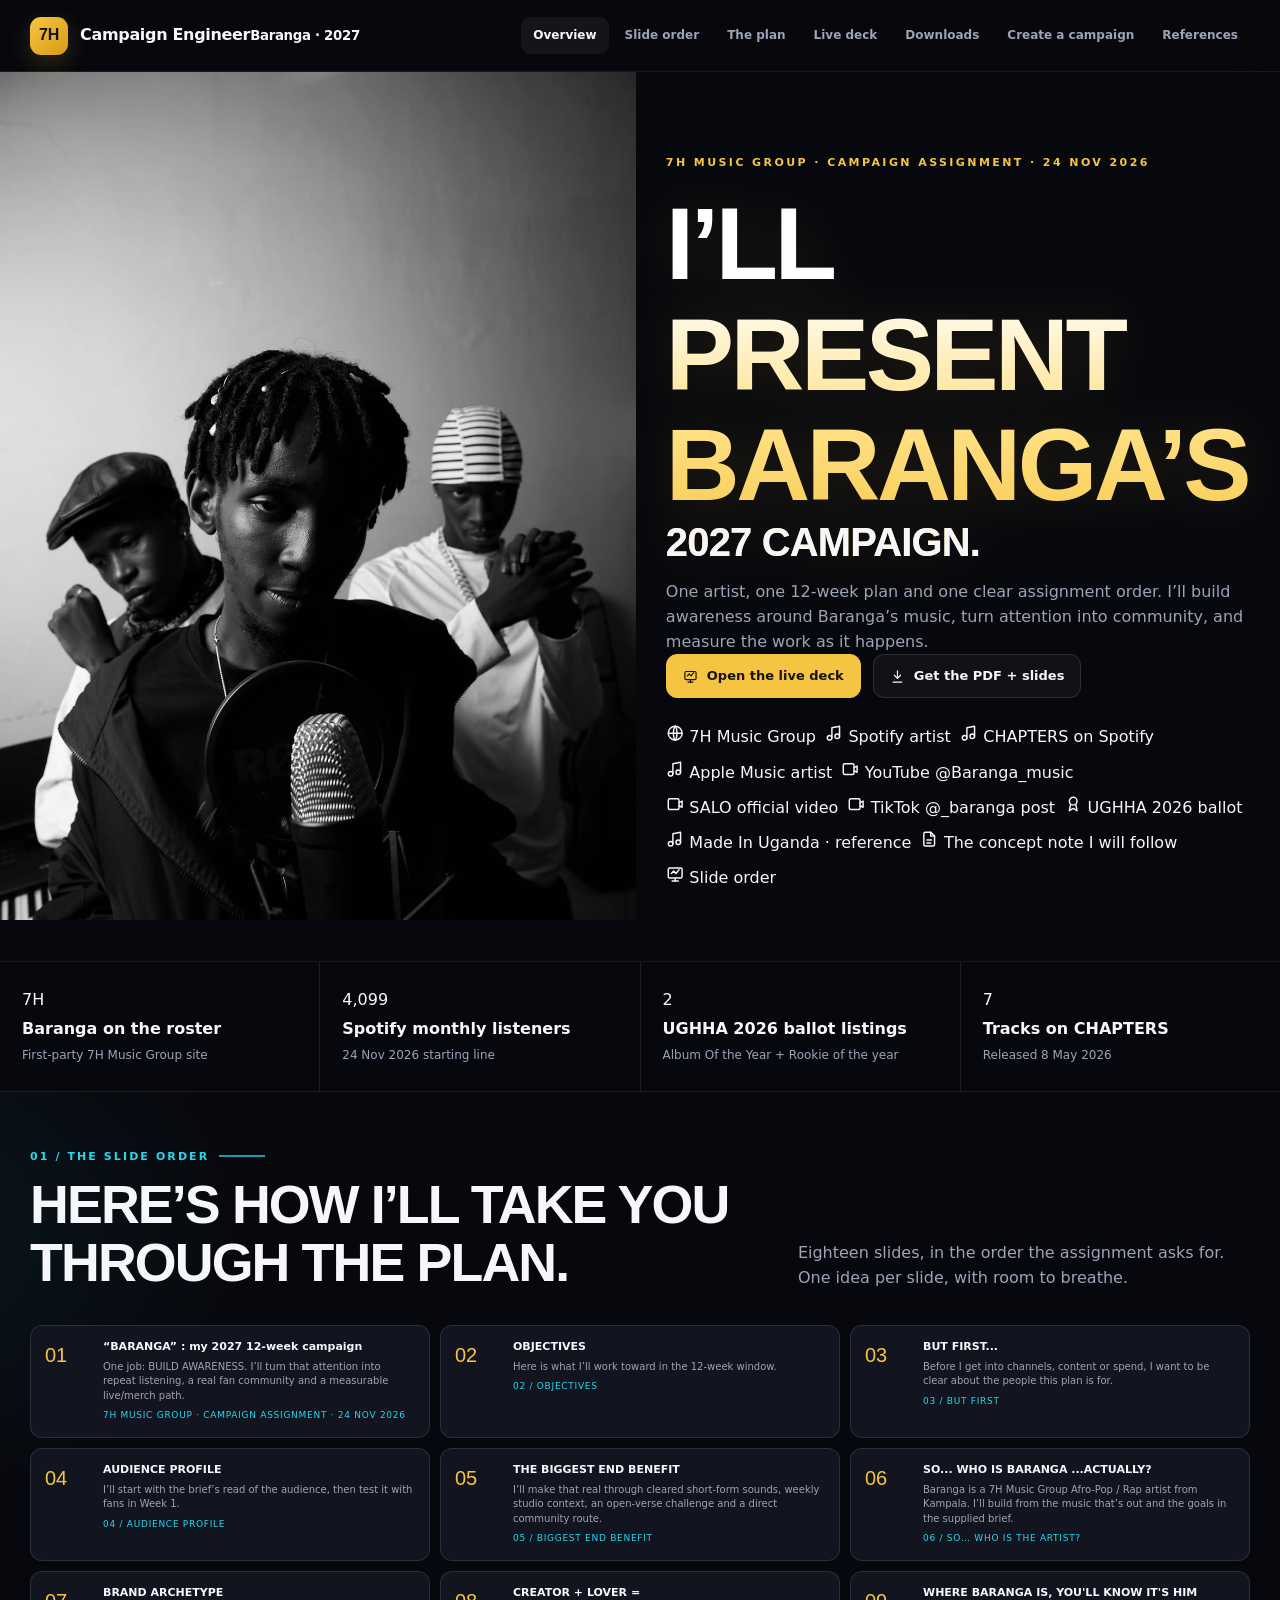
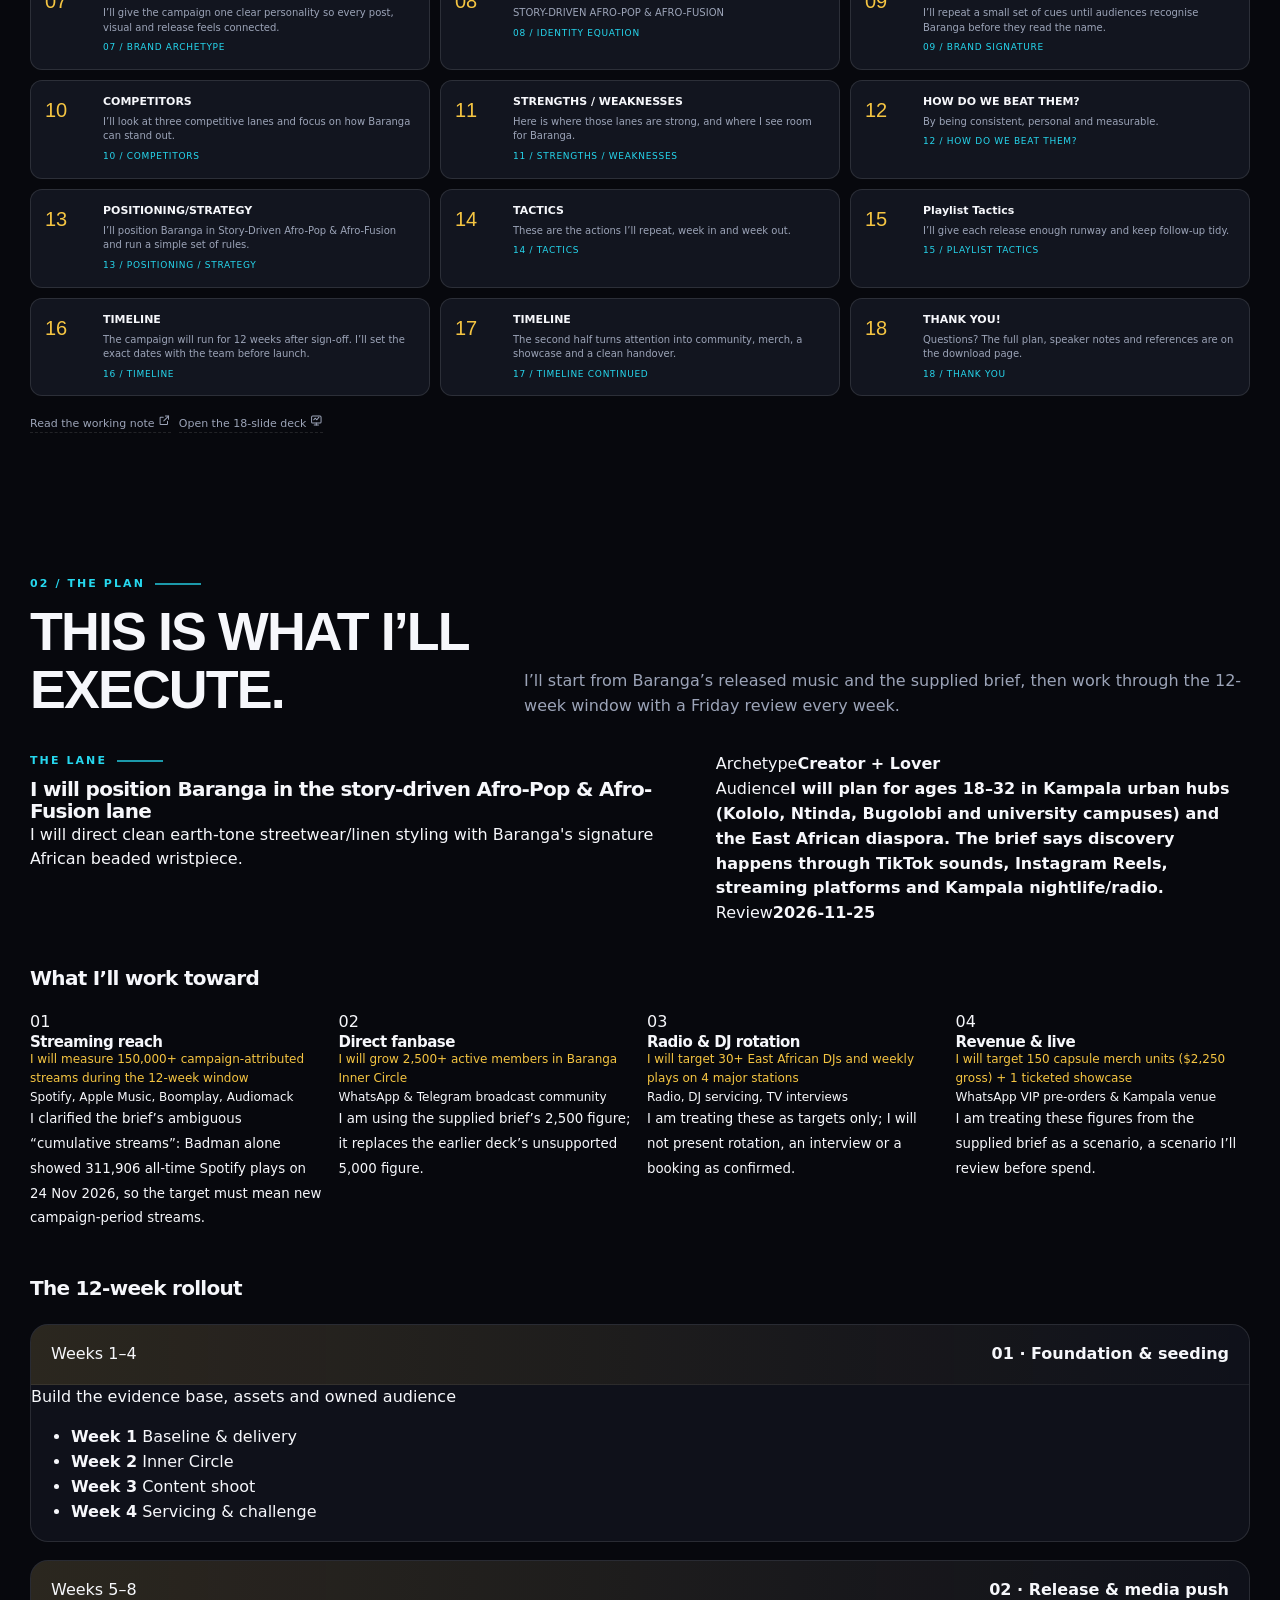
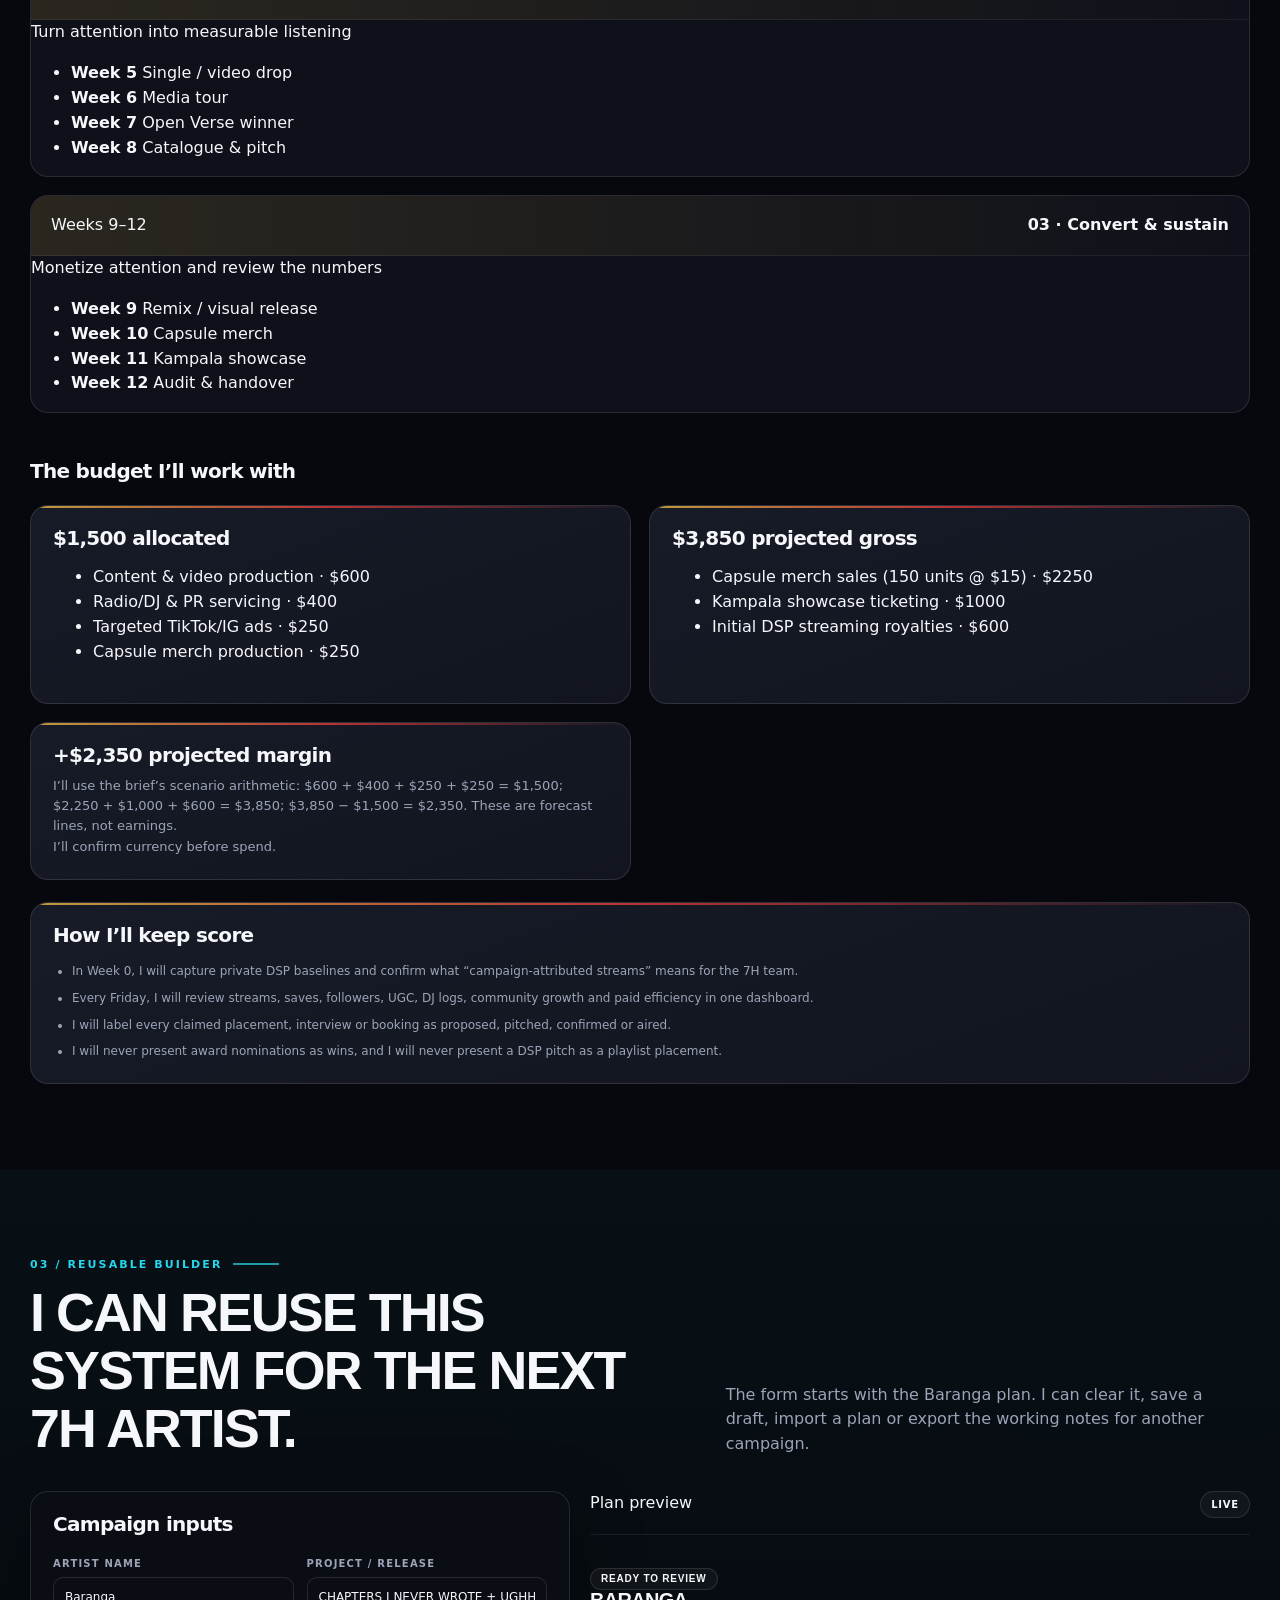
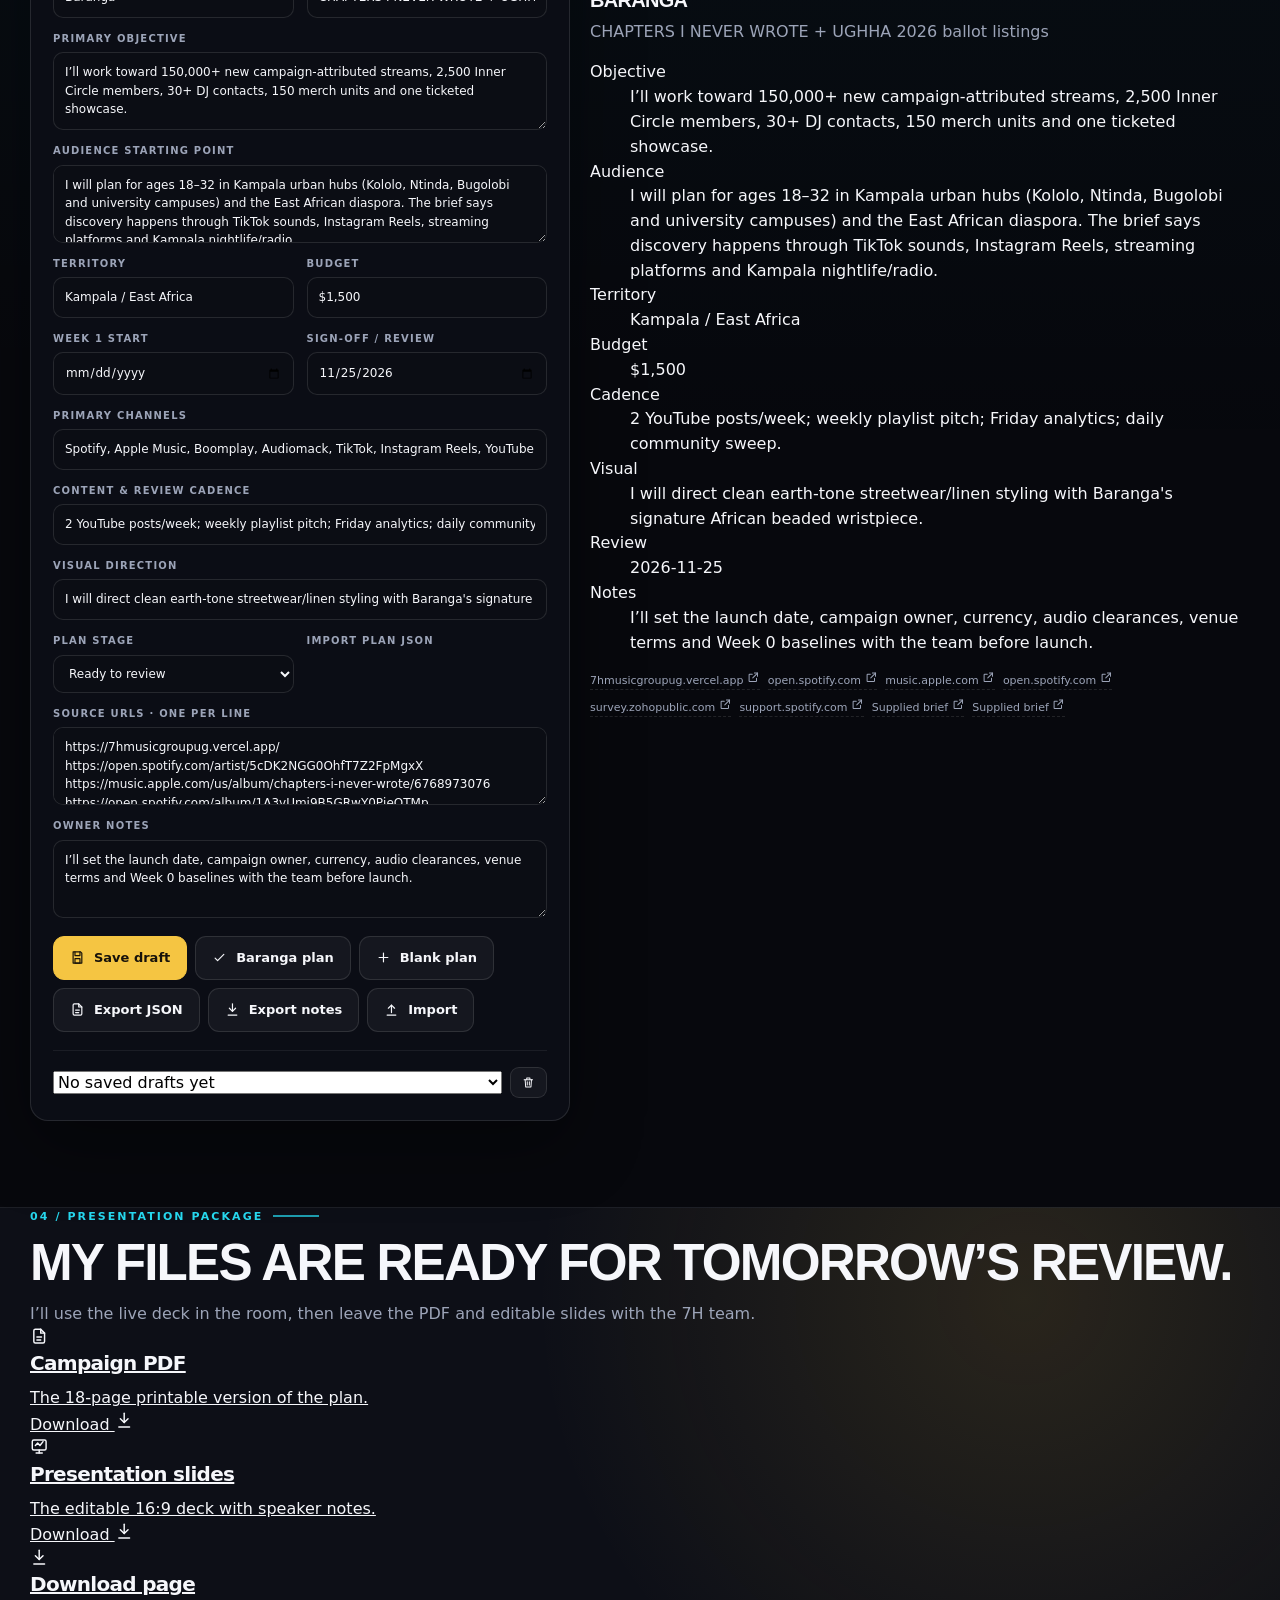
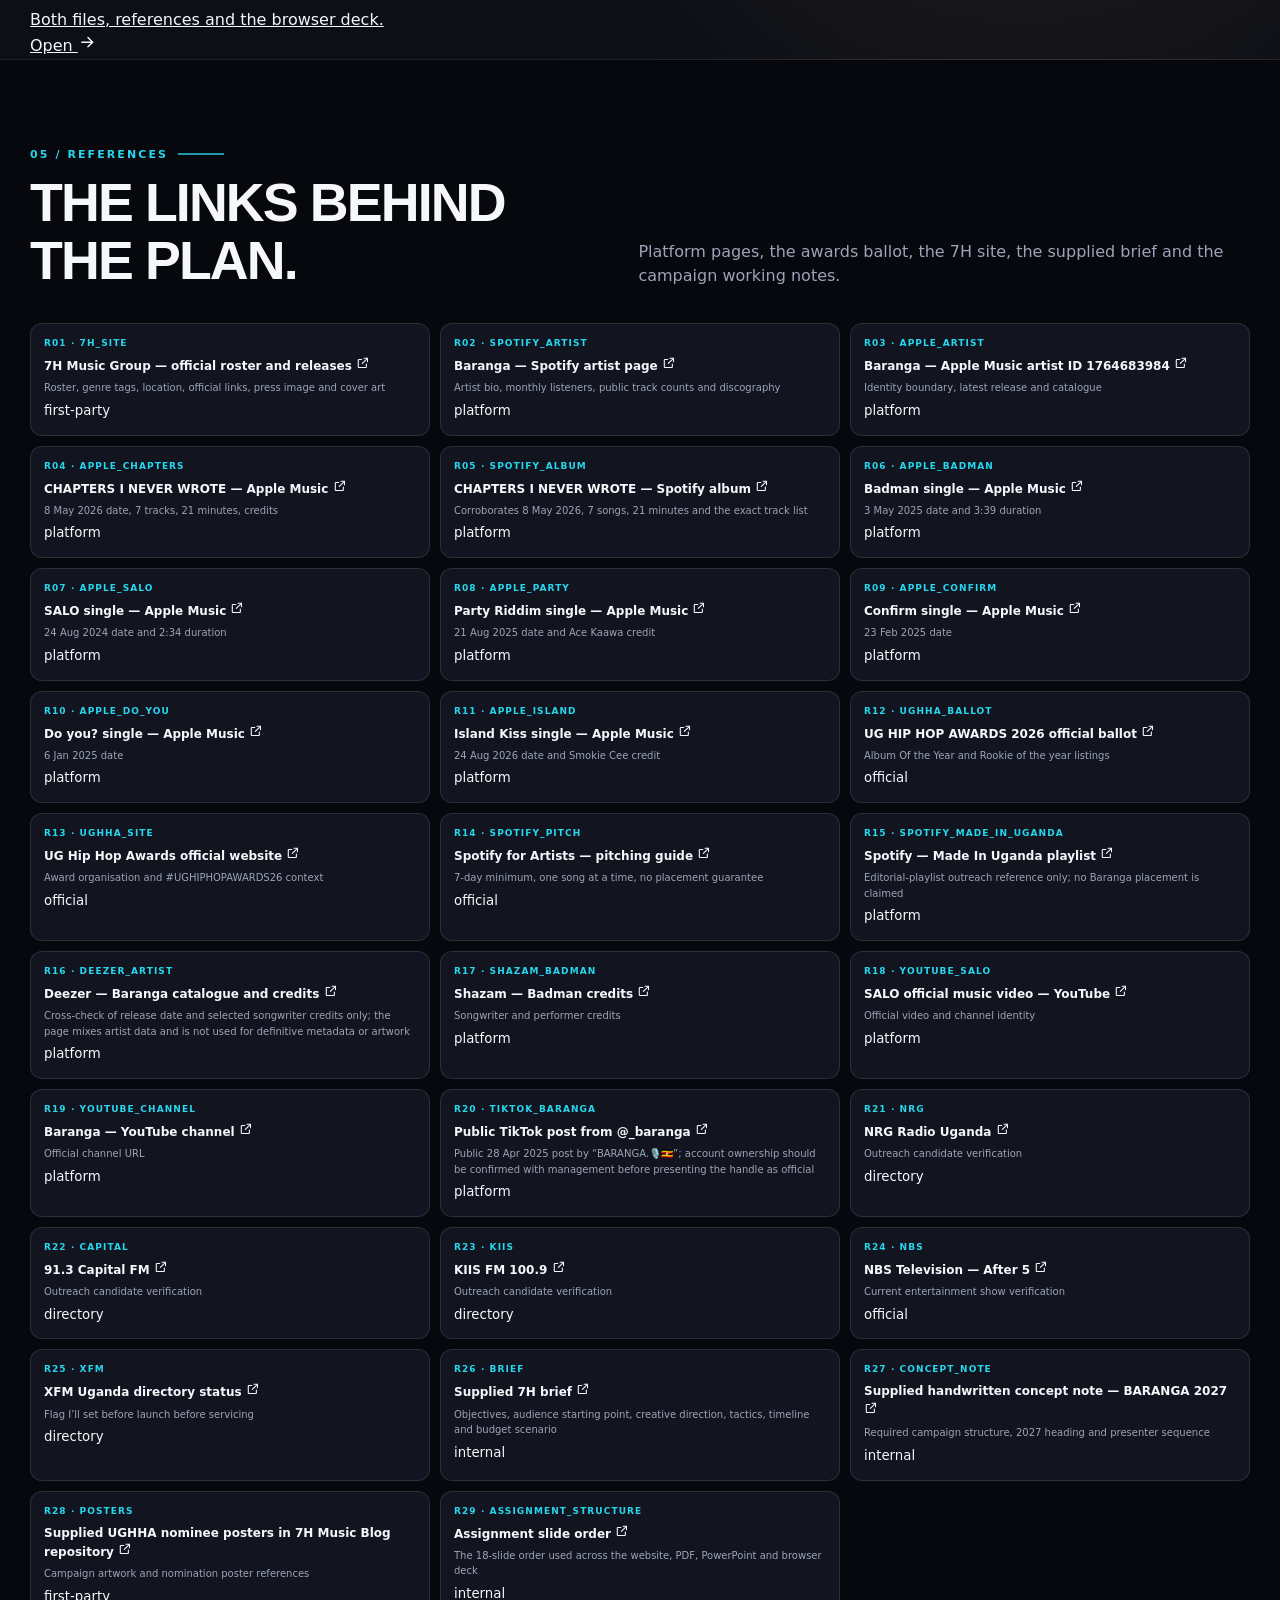
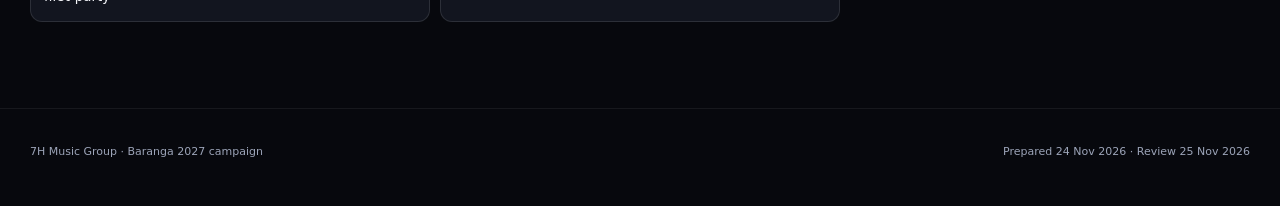
<file: index.html>
<!doctype html>
<html lang="en">
<head>
<meta charset="utf-8">
<meta name="viewport" content="width=device-width, initial-scale=1">
<title>7H Campaign Engineer — Baranga 2027</title>
<meta name="description" content="A 12-week 2027 campaign plan for Baranga and 7H Music Group, with a live deck, PDF and editable slides.">
<meta name="theme-color" content="#07080d">
<link rel="icon" href="data:image/svg+xml,<svg xmlns=%22http://www.w3.org/2000/svg%22 viewBox=%220 0 100 100%22><rect width=%22100%22 height=%22100%22 rx=%2222%22 fill=%22%23f5c542%22/><text x=%2250%22 y=%2268%22 text-anchor=%22middle%22 font-family=%22Arial Black%22 font-size=%2245%22 fill=%22%2317120a%22>7H</text></svg>">
<link rel="stylesheet" href="assets/css/site.css">
</head>
<body>
<a class="skip-link" href="#main">Skip to content</a>
<header class="site-header">
  <div class="container header-inner">
    <a class="brand" href="index.html"><span class="brand-mark">7H</span><span>Campaign Engineer<small>Baranga · 2027</small></span></a>
    <nav class="nav" aria-label="Primary navigation">
      <a class="active" href="index.html">Overview</a>
      <a href="#slide-order">Slide order</a>
      <a href="#plan">The plan</a>
      <a href="presentation.html">Live deck</a>
      <a href="download.html">Downloads</a>
      <a href="#builder">Create a campaign</a>
      <a href="#references">References</a>
    </nav>
    <button class="menu-toggle" type="button" aria-label="Open navigation"><svg class="icon"><use href="#i-menu"></use></svg></button>
  </div>
</header>

<main id="main">
  <section class="hero" id="overview">
    <div class="hero-media"><img src="assets/campaign/artist-baranga.jpg" alt="Baranga press photo"></div>
    <div class="hero-copy" style="padding-left:max(20px,calc((100vw - 1220px)/2));padding-right:32px">
      <div class="eyebrow">7H Music Group · Campaign assignment · 24 Nov 2026</div>
      <h1>I’ll present Baranga’s <span>2027 campaign.</span></h1>
      <p class="lede">One artist, one 12-week plan and one clear assignment order. I’ll build awareness around Baranga’s music, turn attention into community, and measure the work as it happens.</p>
      <div class="hero-actions">
        <a class="btn primary" href="presentation.html"><svg class="icon"><use href="#i-slides"></use></svg> Open the live deck</a>
        <a class="btn" href="download.html"><svg class="icon"><use href="#i-download"></use></svg> Get the PDF + slides</a>
      </div>
      <div class="hero-meta" id="official-links"></div>
    </div>
  </section>

  <section class="status-strip" aria-label="Where I’m starting">
    <div class="container" style="width:100%"><div class="status-grid" id="status-grid"></div></div>
  </section>

  <section class="section tight" id="slide-order">
    <div class="container">
      <div class="section-head">
        <div>
          <div class="section-kicker">01 / The slide order</div>
          <h2>Here’s how I’ll take you through the plan.</h2>
        </div>
        <p class="lede">Eighteen slides, in the order the assignment asks for. One idea per slide, with room to breathe.</p>
      </div>
      <div class="structure-grid" id="structure-grid"></div>
      <div class="source-line" style="margin-top:18px">
        <a href="RESEARCH.md#assignment-slide-order" target="_blank" rel="noopener">Read the working note <svg class="icon"><use href="#i-external"></use></svg></a>
        <a href="presentation.html">Open the 18-slide deck <svg class="icon"><use href="#i-slides"></use></svg></a>
      </div>
    </div>
  </section>

  <section class="section" id="plan">
    <div class="container">
      <div class="section-head">
        <div>
          <div class="section-kicker">02 / The plan</div>
          <h2>This is what I’ll execute.</h2>
        </div>
        <p class="lede">I’ll start from Baranga’s released music and the supplied brief, then work through the 12-week window with a Friday review every week.</p>
      </div>
      <div class="strategy-hero" id="strategy-hero"></div>

      <h3 style="margin:42px 0 0">What I’ll work toward</h3>
      <div class="objective-grid grid-4" id="objectives-grid"></div>

      <h3 style="margin:48px 0 0">The 12-week rollout</h3>
      <div class="timeline" id="timeline"></div>

      <h3 style="margin:48px 0 0">The budget I’ll work with</h3>
      <div class="budget-layout" id="budget-layout"></div>
      <div class="card" style="margin-top:22px">
        <h3>How I’ll keep score</h3>
        <ul class="measurement-list" id="measurement-list"></ul>
      </div>
    </div>
  </section>

  <section class="section builder-section" id="builder">
    <div class="container">
      <div class="section-head">
        <div>
          <div class="section-kicker">03 / Reusable builder</div>
          <h2>I can reuse this system for the next 7H artist.</h2>
        </div>
        <p class="lede">The form starts with the Baranga plan. I can clear it, save a draft, import a plan or export the working notes for another campaign.</p>
      </div>
      <div class="builder-layout">
        <form class="builder-panel" id="campaign-form">
          <h3>Campaign inputs</h3>
          <div class="form-grid">
            <div class="field"><label for="artistName">Artist name</label><input id="artistName" name="artistName" placeholder="Artist name"></div>
            <div class="field"><label for="project">Project / release</label><input id="project" name="project" placeholder="Release or campaign focus"></div>
            <div class="field full"><label for="objective">Primary objective</label><textarea id="objective" name="objective" placeholder="What I’ll work toward"></textarea></div>
            <div class="field full"><label for="audience">Audience starting point</label><textarea id="audience" name="audience" placeholder="Who, where, and how they discover music"></textarea></div>
            <div class="field"><label for="territory">Territory</label><input id="territory" name="territory" placeholder="e.g. Kampala / East Africa"></div>
            <div class="field"><label for="budget">Budget</label><input id="budget" name="budget" placeholder="Amount + currency"></div>
            <div class="field"><label for="startDate">Week 1 start</label><input id="startDate" name="startDate" type="date"></div>
            <div class="field"><label for="reviewDate">Sign-off / review</label><input id="reviewDate" name="reviewDate" type="date"></div>
            <div class="field full"><label for="channels">Primary channels</label><input id="channels" name="channels" placeholder="DSPs, social, community, radio, press"></div>
            <div class="field full"><label for="cadence">Content &amp; review cadence</label><input id="cadence" name="cadence" placeholder="Publishing, outreach and analytics rhythm"></div>
            <div class="field full"><label for="visual">Visual direction</label><input id="visual" name="visual" placeholder="Styling, photography and asset rules"></div>
            <div class="field">
              <label for="planStage">Plan stage</label>
              <select id="planStage" name="planStage">
                <option>Ready to review</option>
                <option>Draft in progress</option>
                <option>Adding links</option>
              </select>
            </div>
            <div class="field"><label for="import-file">Import plan JSON</label><input id="import-file" type="file" accept="application/json" hidden></div>
            <div class="field full"><label for="proofLinks">Source URLs · one per line</label><textarea id="proofLinks" name="proofLinks" placeholder="https://…"></textarea></div>
            <div class="field full"><label for="notes">Owner notes</label><textarea id="notes" name="notes" placeholder="Owners, dependencies, dates I’ll set before launch"></textarea></div>
          </div>
          <div class="builder-actions">
            <button class="btn primary" type="button" id="save-campaign"><svg class="icon"><use href="#i-save"></use></svg> Save draft</button>
            <button class="btn" type="button" id="use-baranga"><svg class="icon"><use href="#i-check"></use></svg> Baranga plan</button>
            <button class="btn" type="button" id="blank-campaign"><svg class="icon"><use href="#i-plus"></use></svg> Blank plan</button>
            <button class="btn" type="button" id="export-json"><svg class="icon"><use href="#i-file"></use></svg> Export JSON</button>
            <button class="btn" type="button" id="export-md"><svg class="icon"><use href="#i-download"></use></svg> Export notes</button>
            <button class="btn" type="button" id="import-plan"><svg class="icon"><use href="#i-upload"></use></svg> Import</button>
          </div>
          <div class="saved-row">
            <select id="saved-campaigns" aria-label="Saved campaigns"></select>
            <button class="btn small" type="button" id="delete-campaign" aria-label="Delete selected campaign"><svg class="icon"><use href="#i-trash"></use></svg></button>
          </div>
        </form>
        <aside class="builder-preview">
          <div class="preview-head"><span>Plan preview</span><span class="badge">Live</span></div>
          <div id="plan-preview-content"></div>
        </aside>
      </div>
    </div>
    <div class="toast" id="builder-toast" role="status" aria-live="polite"></div>
  </section>

  <section class="download-cta" id="downloads">
    <div class="container">
      <div class="section-kicker">04 / Presentation package</div>
      <h2>My files are ready for tomorrow’s review.</h2>
      <p class="lede">I’ll use the live deck in the room, then leave the PDF and editable slides with the 7H team.</p>
      <div class="download-cards">
        <a class="download-card" href="downloads/Baranga_12-Week_Campaign_Strategy.pdf" download>
          <div class="icon-box"><svg class="icon"><use href="#i-file"></use></svg></div><h3>Campaign PDF</h3><p>The 18-page printable version of the plan.</p><span class="link-label">Download <svg class="icon"><use href="#i-download"></use></svg></span>
        </a>
        <a class="download-card" href="downloads/Baranga_12-Week_Campaign_Slides.pptx" download>
          <div class="icon-box"><svg class="icon"><use href="#i-slides"></use></svg></div><h3>Presentation slides</h3><p>The editable 16:9 deck with speaker notes.</p><span class="link-label">Download <svg class="icon"><use href="#i-download"></use></svg></span>
        </a>
        <a class="download-card" href="download.html">
          <div class="icon-box"><svg class="icon"><use href="#i-download"></use></svg></div><h3>Download page</h3><p>Both files, references and the browser deck.</p><span class="link-label">Open <svg class="icon"><use href="#i-arrow"></use></svg></span>
        </a>
      </div>
    </div>
  </section>

  <section class="section" id="references">
    <div class="container">
      <div class="section-head">
        <div>
          <div class="section-kicker">05 / References</div>
          <h2>The links behind the plan.</h2>
        </div>
        <p class="lede">Platform pages, the awards ballot, the 7H site, the supplied brief and the campaign working notes.</p>
      </div>
      <div class="sources-grid" id="sources-grid"></div>
    </div>
  </section>
</main>

<footer class="site-footer">
  <div class="container footer-inner">
    <span>7H Music Group · Baranga 2027 campaign</span>
    <span>Prepared 24 Nov 2026 · Review 25 Nov 2026</span>
  </div>
</footer>
<script src="assets/js/campaign-data.js"></script>
<script src="assets/js/site.js"></script>
<script src="assets/js/app.js"></script>
</body>
</html>
</file>
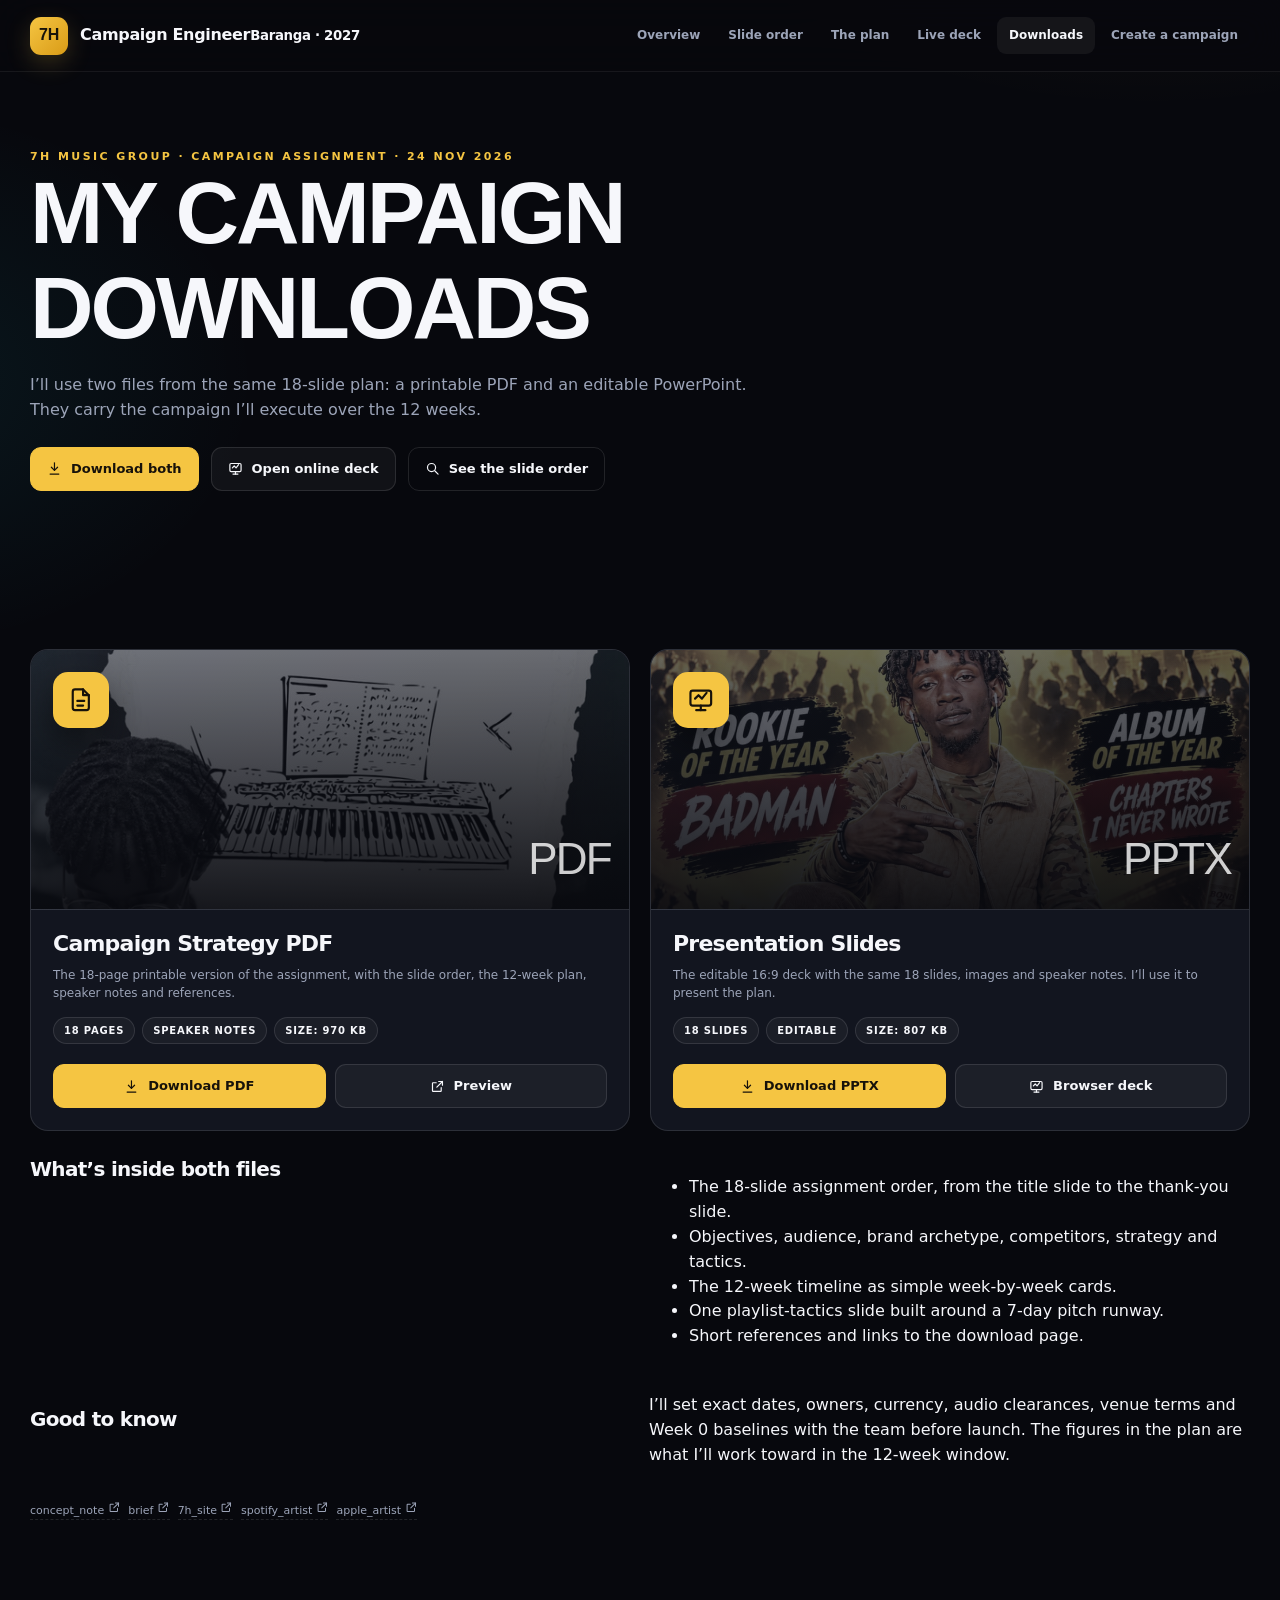
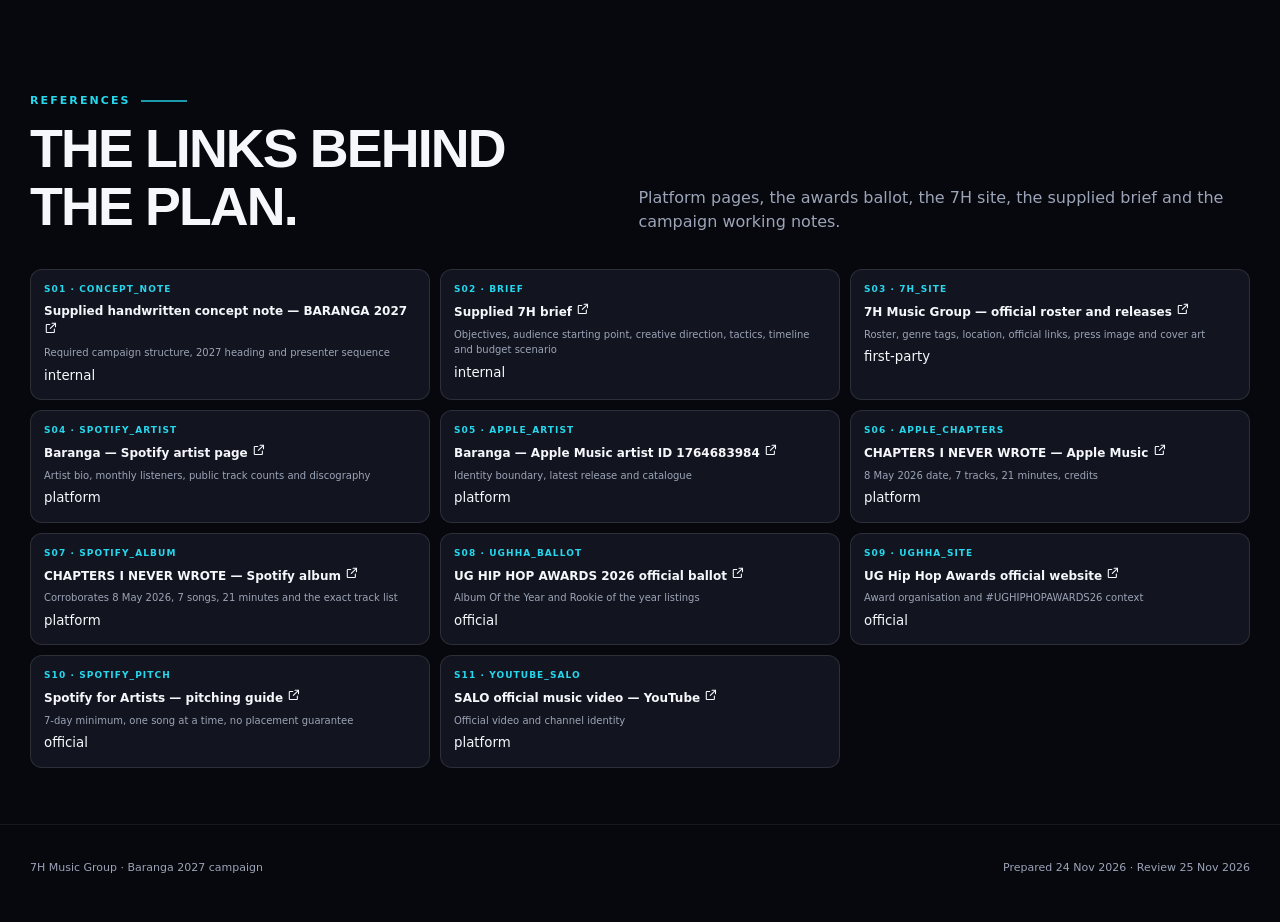
<file: download.html>
<!doctype html>
<html lang="en">
<head>
<meta charset="utf-8">
<meta name="viewport" content="width=device-width, initial-scale=1">
<title>My campaign downloads — 7H Campaign Engineer</title>
<meta name="description" content="Download my BARANGA 2027 campaign PDF and editable PowerPoint presentation.">
<link rel="icon" href="data:image/svg+xml,<svg xmlns=%22http://www.w3.org/2000/svg%22 viewBox=%220 0 100 100%22><rect width=%22100%22 height=%22100%22 rx=%2222%22 fill=%22%23f5c542%22/><text x=%2250%22 y=%2268%22 text-anchor=%22middle%22 font-family=%22Arial Black%22 font-size=%2245%22 fill=%22%2317120a%22>7H</text></svg>">
<link rel="stylesheet" href="assets/css/site.css">
</head>
<body>
<a class="skip-link" href="#main">Skip to content</a>
<header class="site-header">
  <div class="container header-inner">
    <a class="brand" href="index.html"><span class="brand-mark">7H</span><span>Campaign Engineer<small>Baranga · 2027</small></span></a>
    <nav class="nav" aria-label="Primary navigation">
      <a href="index.html">Overview</a>
      <a href="index.html#slide-order">Slide order</a>
      <a href="index.html#plan">The plan</a>
      <a href="presentation.html">Live deck</a>
      <a class="active" href="download.html">Downloads</a>
      <a href="index.html#builder">Create a campaign</a>
    </nav>
    <button class="menu-toggle" type="button" aria-label="Open navigation"><svg class="icon"><use href="#i-menu"></use></svg></button>
  </div>
</header>

<main id="main">
  <section class="download-hero">
    <div class="container">
      <div class="eyebrow">7H Music Group · Campaign assignment · 24 Nov 2026</div>
      <h1>My campaign<br>downloads</h1>
      <p class="lede">I’ll use two files from the same 18-slide plan: a printable PDF and an editable PowerPoint. They carry the campaign I’ll execute over the 12 weeks.</p>
      <div class="hero-actions" style="margin-top:24px">
        <button class="btn primary" id="download-both" type="button"><svg class="icon"><use href="#i-download"></use></svg> Download both</button>
        <a class="btn" href="presentation.html"><svg class="icon"><use href="#i-slides"></use></svg> Open online deck</a>
        <a class="btn ghost" href="index.html#slide-order"><svg class="icon"><use href="#i-search"></use></svg> See the slide order</a>
      </div>
    </div>
  </section>

  <section class="section tight" aria-label="Download files">
    <div class="container">
      <div class="download-grid">
        <article class="file-card">
          <div class="file-preview">
            <img src="assets/campaign/cover-chapters.jpg" alt="CHAPTERS I NEVER WROTE album art">
            <div class="file-icon"><svg class="icon"><use href="#i-file"></use></svg></div>
            <span class="file-type">PDF</span>
          </div>
          <div class="file-body">
            <h3>Campaign Strategy PDF</h3>
            <p>The 18-page printable version of the assignment, with the slide order, the 12-week plan, speaker notes and references.</p>
            <div class="file-meta">
              <span class="badge">18 pages</span>
              <span class="badge">Speaker notes</span>
              <span class="badge" data-size="pdf">Size: ready</span>
            </div>
            <div class="file-actions">
              <a class="btn primary" href="downloads/Baranga_12-Week_Campaign_Strategy.pdf" download><svg class="icon"><use href="#i-download"></use></svg> Download PDF</a>
              <a class="btn" href="downloads/Baranga_12-Week_Campaign_Strategy.pdf" target="_blank" rel="noopener"><svg class="icon"><use href="#i-external"></use></svg> Preview</a>
            </div>
          </div>
        </article>

        <article class="file-card">
          <div class="file-preview">
            <img src="assets/campaign/baranga-ughha-2026-vote-now.jpg" alt="Baranga UG Hip Hop Awards 2026 Vote Now poster">
            <div class="file-icon"><svg class="icon"><use href="#i-slides"></use></svg></div>
            <span class="file-type">PPTX</span>
          </div>
          <div class="file-body">
            <h3>Presentation Slides</h3>
            <p>The editable 16:9 deck with the same 18 slides, images and speaker notes. I’ll use it to present the plan.</p>
            <div class="file-meta">
              <span class="badge">18 slides</span>
              <span class="badge">Editable</span>
              <span class="badge" data-size="pptx">Size: ready</span>
            </div>
            <div class="file-actions">
              <a class="btn primary" href="downloads/Baranga_12-Week_Campaign_Slides.pptx" download><svg class="icon"><use href="#i-download"></use></svg> Download PPTX</a>
              <a class="btn" href="presentation.html"><svg class="icon"><use href="#i-slides"></use></svg> Browser deck</a>
            </div>
          </div>
        </article>
      </div>

      <div class="download-note">
        <h3>What’s inside both files</h3>
        <ul>
          <li>The 18-slide assignment order, from the title slide to the thank-you slide.</li>
          <li>Objectives, audience, brand archetype, competitors, strategy and tactics.</li>
          <li>The 12-week timeline as simple week-by-week cards.</li>
          <li>One playlist-tactics slide built around a 7-day pitch runway.</li>
          <li>Short references and links to the download page.</li>
        </ul>
        <h3 style="margin-top:26px">Good to know</h3>
        <p style="margin-top:10px">I’ll set exact dates, owners, currency, audio clearances, venue terms and Week 0 baselines with the team before launch. The figures in the plan are what I’ll work toward in the 12-week window.</p>
        <div class="source-line" id="download-sources"></div>
      </div>
    </div>
  </section>

  <section class="section tight" id="references">
    <div class="container">
      <div class="section-head">
        <div>
          <div class="section-kicker">References</div>
          <h2>The links behind the plan.</h2>
        </div>
        <p class="lede">Platform pages, the awards ballot, the 7H site, the supplied brief and the campaign working notes.</p>
      </div>
      <div class="sources-grid" id="source-grid"></div>
    </div>
  </section>
</main>

<footer class="site-footer">
  <div class="container footer-inner">
    <span>7H Music Group · Baranga 2027 campaign</span>
    <span>Prepared 24 Nov 2026 · Review 25 Nov 2026</span>
  </div>
</footer>
<div class="toast" id="builder-toast" role="status" aria-live="polite"></div>
<script src="assets/js/campaign-data.js"></script>
<script src="assets/js/site.js"></script>
<script src="assets/js/download.js"></script>
</body>
</html>
</file>
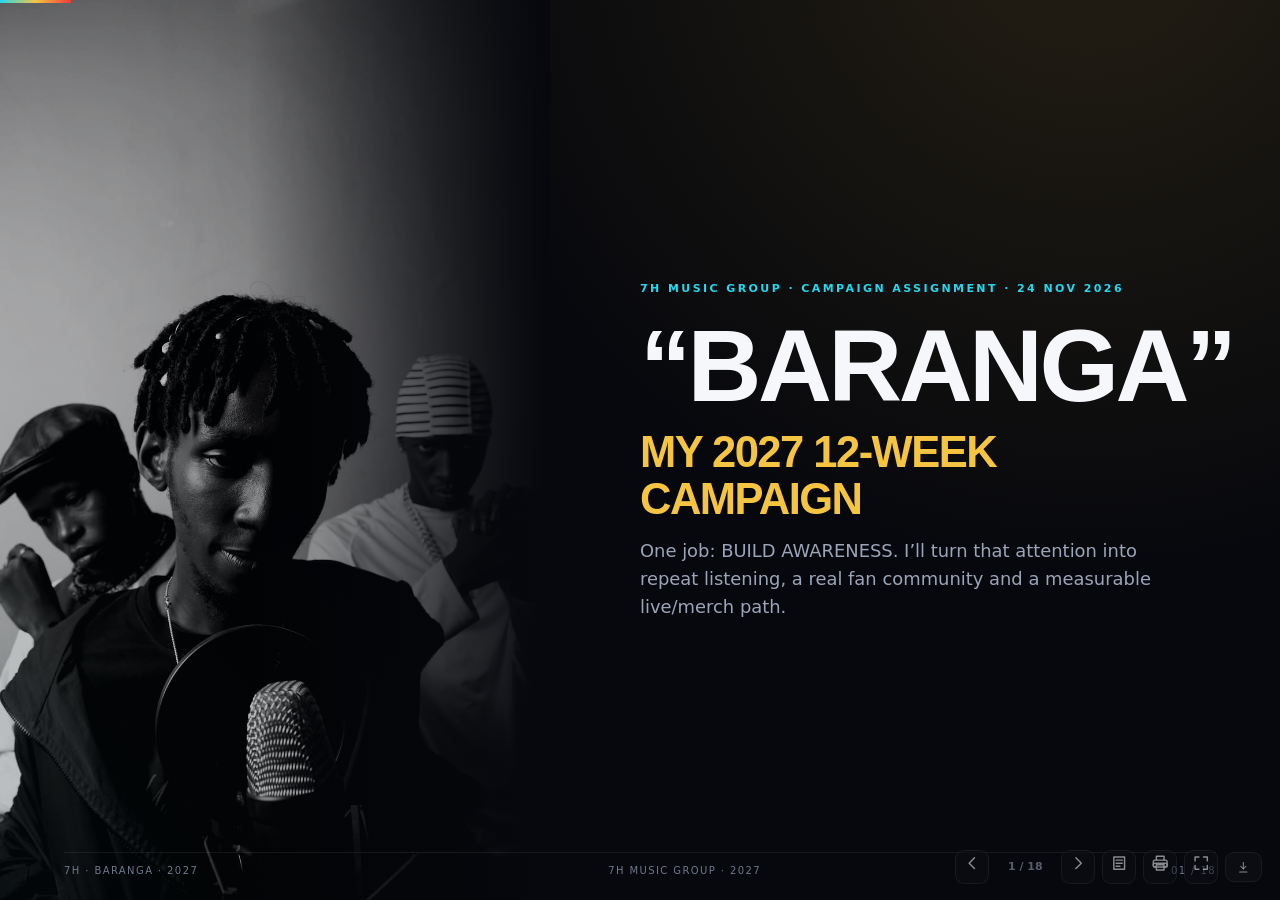
<file: presentation.html>
<!doctype html>
<html lang="en">
<head>
<meta charset="utf-8">
<meta name="viewport" content="width=device-width, initial-scale=1">
<title>My 2027 BARANGA Campaign Presentation — Live Deck | 7H Campaign Engineer</title>
<meta name="description" content="I’ll present a 12-week 2027 campaign plan for Baranga and 7H Music Group.">
<meta name="theme-color" content="#07080d">
<link rel="icon" href="data:image/svg+xml,<svg xmlns=%22http://www.w3.org/2000/svg%22 viewBox=%220 0 100 100%22><rect width=%22100%22 height=%22100%22 rx=%2222%22 fill=%22%23f5c542%22/><text x=%2250%22 y=%2268%22 text-anchor=%22middle%22 font-family=%22Arial Black%22 font-size=%2245%22 fill=%22%2317120a%22>7H</text></svg>">
<link rel="stylesheet" href="assets/css/site.css">
</head>
<body class="deck-body">
<a class="skip-link" href="#deck">Skip to slides</a>
<div class="deck-progress" id="deck-progress"></div>
<div class="deck" id="deck" aria-live="polite"></div>
<div class="deck-hud" aria-label="Presentation controls">
  <button type="button" id="deck-prev" aria-label="Previous slide"><svg class="icon"><use href="#i-left"></use></svg></button>
  <span class="deck-counter" id="deck-counter">1 / 18</span>
  <button type="button" id="deck-next" aria-label="Next slide"><svg class="icon"><use href="#i-right"></use></svg></button>
  <button type="button" id="deck-notes" aria-label="Toggle speaker notes"><svg class="icon"><use href="#i-note"></use></svg></button>
  <button type="button" id="deck-print" aria-label="Print or save PDF"><svg class="icon"><use href="#i-print"></use></svg></button>
  <button type="button" id="deck-full" aria-label="Fullscreen"><svg class="icon"><use href="#i-fullscreen"></use></svg></button>
  <a class="btn small" href="download.html" aria-label="Downloads"><svg class="icon"><use href="#i-download"></use></svg></a>
</div>
<div class="deck-notes" id="deck-notes">
  <h4>Speaker notes</h4>
  <p id="deck-notes-body"></p>
</div>
<noscript><p style="padding:40px;color:white">JavaScript is required to render the live deck. <a href="downloads/Baranga_12-Week_Campaign_Slides.pptx" download style="color:#f5c542">Download the PowerPoint instead</a>.</p></noscript>
<script src="assets/js/campaign-data.js"></script>
<script src="assets/js/site.js"></script>
<script src="assets/js/presentation.js"></script>
</body>
</html>
</file>
<file: assets/css/site.css>
/* 7H Campaign Engineer — shared static-site styles */
:root {
  --bg: #07080d;
  --bg-2: #0d0f17;
  --panel: #12151f;
  --panel-2: #171b27;
  --panel-3: #1d2230;
  --line: rgba(255, 255, 255, 0.11);
  --line-soft: rgba(255, 255, 255, 0.065);
  --text: #f6f7fb;
  --muted: #9ca4b8;
  --muted-2: #6f778c;
  --gold: #f5c542;
  --gold-soft: rgba(245, 197, 66, 0.14);
  --red: #ee3b39;
  --red-soft: rgba(238, 59, 57, 0.14);
  --cyan: #26d7ee;
  --cyan-soft: rgba(38, 215, 238, 0.13);
  --green: #43d39e;
  --blue: #7aa2ff;
  --white: #ffffff;
  --radius: 18px;
  --radius-sm: 12px;
  --shadow: 0 24px 70px rgba(0, 0, 0, 0.38);
  --max: 1220px;
  --header-h: 72px;
}

* { box-sizing: border-box; }
html { scroll-behavior: smooth; }
body {
  margin: 0;
  color: var(--text);
  background:
    radial-gradient(900px 600px at 90% -10%, rgba(245, 197, 66, 0.10), transparent 60%),
    radial-gradient(700px 500px at -10% 15%, rgba(38, 215, 238, 0.08), transparent 55%),
    var(--bg);
  font-family: Inter, ui-sans-serif, system-ui, -apple-system, BlinkMacSystemFont, "Segoe UI", sans-serif;
  line-height: 1.55;
  -webkit-font-smoothing: antialiased;
}
body::before {
  content: "";
  position: fixed;
  inset: 0;
  pointer-events: none;
  opacity: 0.17;
  background-image: linear-gradient(rgba(255,255,255,.025) 1px, transparent 1px), linear-gradient(90deg, rgba(255,255,255,.025) 1px, transparent 1px);
  background-size: 42px 42px;
  mask-image: linear-gradient(to bottom, rgba(0,0,0,.8), transparent 80%);
  z-index: 0;
}
a { color: inherit; }
a:hover { color: var(--gold); }
img { max-width: 100%; display: block; }
button, input, select, textarea { font: inherit; }
button { cursor: pointer; }
svg.icon { width: 1.15em; height: 1.15em; fill: none; stroke: currentColor; stroke-width: 1.9; stroke-linecap: round; stroke-linejoin: round; flex: 0 0 auto; }
svg.icon.fill { fill: currentColor; stroke: none; }
.sprite { position: absolute; width: 0; height: 0; overflow: hidden; }
.skip-link { position: fixed; left: 14px; top: -60px; z-index: 999; background: var(--gold); color: #111; padding: 10px 16px; border-radius: 8px; font-weight: 800; transition: top .2s; }
.skip-link:focus { top: 14px; }
:focus-visible { outline: 2px solid var(--cyan); outline-offset: 3px; }

.container { width: min(var(--max), calc(100% - 40px)); margin-inline: auto; position: relative; z-index: 1; }
.section { padding: 86px 0; position: relative; z-index: 1; }
.section.tight { padding: 56px 0; }
.section-head { display: flex; align-items: end; justify-content: space-between; gap: 26px; margin-bottom: 34px; }
.section-kicker { display: flex; align-items: center; gap: 10px; color: var(--cyan); text-transform: uppercase; letter-spacing: .19em; font-size: 11px; font-weight: 800; margin-bottom: 10px; }
.section-kicker::after { content: ""; width: 46px; height: 2px; background: var(--cyan); opacity: .7; }
h1, h2, h3, h4 { line-height: 1.08; margin: 0; letter-spacing: -0.035em; }
h1 { font-family: "Arial Black", Impact, sans-serif; font-size: clamp(54px, 8vw, 108px); text-transform: uppercase; }
h2 { font-family: "Arial Black", Impact, sans-serif; font-size: clamp(34px, 4.2vw, 58px); text-transform: uppercase; }
h3 { font-size: 20px; }
h4 { font-size: 15px; }
p { margin: 0; }
.lede { color: var(--muted); font-size: 16px; max-width: 72ch; }
.small { font-size: 12px; color: var(--muted); }
.muted { color: var(--muted); }
.gold { color: var(--gold); }
.cyan { color: var(--cyan); }
.red { color: var(--red); }
.green { color: var(--green); }
.eyebrow { text-transform: uppercase; letter-spacing: .22em; font-size: 11px; font-weight: 800; color: var(--gold); }

.site-header {
  position: sticky; top: 0; z-index: 50; height: var(--header-h);
  background: rgba(7, 8, 13, .86); backdrop-filter: blur(18px);
  border-bottom: 1px solid var(--line-soft);
}
.header-inner { height: 100%; display: flex; align-items: center; justify-content: space-between; gap: 20px; }
.brand { display: inline-flex; align-items: center; gap: 12px; text-decoration: none; font-weight: 900; letter-spacing: -.02em; }
.brand-mark { width: 38px; height: 38px; display: grid; place-items: center; border-radius: 11px; background: linear-gradient(135deg, var(--gold), #d99b17); color: #17120a; font-family: "Arial Black", Impact, sans-serif; font-size: 16px; box-shadow: 0 8px 24px rgba(245,197,66,.2); }
.brand-name { display: flex; flex-direction: column; line-height: 1.1; }
.brand-name strong { font-size: 14px; }
.brand-name span { font-size: 9px; letter-spacing: .19em; text-transform: uppercase; color: var(--muted); }
.nav { display: flex; align-items: center; gap: 4px; }
.nav a { text-decoration: none; color: var(--muted); font-size: 12px; font-weight: 700; padding: 9px 12px; border-radius: 9px; }
.nav a:hover, .nav a.active { color: var(--text); background: rgba(255,255,255,.055); }
.header-actions { display: flex; align-items: center; gap: 10px; }
.menu-toggle { display: none; background: transparent; color: var(--text); border: 1px solid var(--line); border-radius: 10px; padding: 9px 11px; }

.btn { display: inline-flex; align-items: center; justify-content: center; gap: 9px; border: 1px solid var(--line); border-radius: 11px; padding: 11px 16px; color: var(--text); background: rgba(255,255,255,.045); text-decoration: none; font-size: 13px; font-weight: 800; transition: transform .18s, border-color .18s, background .18s; }
.btn:hover { transform: translateY(-2px); border-color: rgba(245,197,66,.55); color: var(--text); background: rgba(245,197,66,.09); }
.btn.primary { background: var(--gold); color: #17120a; border-color: var(--gold); }
.btn.primary:hover { background: #ffd75b; color: #17120a; }
.btn.red { background: var(--red); color: white; border-color: var(--red); }
.btn.ghost { background: transparent; }
.btn.small { padding: 8px 11px; font-size: 11px; border-radius: 9px; }
.btn.block { width: 100%; }
.btn:disabled { opacity: .5; cursor: not-allowed; transform: none; }

.badge { display: inline-flex; align-items: center; gap: 6px; border: 1px solid var(--line); background: rgba(255,255,255,.04); border-radius: 999px; padding: 5px 10px; font-size: 10px; font-weight: 800; letter-spacing: .08em; text-transform: uppercase; white-space: nowrap; }
.badge.platform, .badge.official { color: var(--cyan); border-color: rgba(38,215,238,.35); background: var(--cyan-soft); }
.badge.first-party, .badge.first_party, .badge.internal { color: var(--gold); border-color: rgba(245,197,66,.35); background: var(--gold-soft); }
.badge.brief, .badge.recommendation { color: var(--green); border-color: rgba(67,211,158,.3); background: rgba(67,211,158,.1); }
.badge.directory { color: var(--blue); border-color: rgba(122,162,255,.35); background: rgba(122,162,255,.1); }

.hero { min-height: calc(100vh - var(--header-h)); display: grid; grid-template-columns: 1.08fr .92fr; align-items: stretch; position: relative; overflow: hidden; border-bottom: 1px solid var(--line-soft); }
.hero-copy { padding: 82px 0 70px; display: flex; flex-direction: column; justify-content: center; position: relative; z-index: 2; }
.hero h1 { margin: 18px 0 16px; background: linear-gradient(180deg, #fff 25%, #ffe084 64%, var(--gold) 100%); -webkit-background-clip: text; background-clip: text; -webkit-text-fill-color: transparent; filter: drop-shadow(0 0 28px rgba(245,197,66,.14)); }
.hero h1 span { display: block; font-size: .39em; letter-spacing: -.02em; color: var(--text); -webkit-text-fill-color: var(--text); }
.hero-sub { font-size: 17px; color: #d9dde8; max-width: 62ch; margin-bottom: 24px; }
.hero-sub strong { color: var(--gold); }
.hero-actions { display: flex; flex-wrap: wrap; gap: 12px; margin-bottom: 26px; }
.hero-meta { display: flex; flex-wrap: wrap; gap: 9px; }
.hero-meta a { text-decoration: none; }
.hero-art { position: relative; min-height: 620px; }
.hero-art::before { content: ""; position: absolute; inset: 0; background: linear-gradient(90deg, var(--bg) 0%, rgba(7,8,13,.15) 25%, transparent 60%), linear-gradient(0deg, var(--bg) 0%, transparent 32%); z-index: 2; }
.hero-art > img { position: absolute; inset: 0; width: 100%; height: 100%; object-fit: cover; object-position: center 18%; filter: grayscale(1) contrast(1.08); opacity: .74; }
.hero-art::after { content: ""; position: absolute; inset: 0; background: radial-gradient(circle at 65% 35%, transparent 0 20%, rgba(7,8,13,.2) 65%); z-index: 1; }
.award-float { position: absolute; right: 28px; bottom: 34px; z-index: 3; width: min(320px, 78%); background: rgba(13,15,23,.9); border: 1px solid rgba(245,197,66,.35); border-radius: var(--radius); padding: 12px; display: grid; grid-template-columns: 82px 1fr; gap: 13px; box-shadow: var(--shadow); backdrop-filter: blur(14px); }
.award-float img { width: 82px; height: 96px; object-fit: cover; border-radius: 10px; }
.award-float .tag { color: var(--gold); font-size: 9px; letter-spacing: .17em; text-transform: uppercase; font-weight: 900; }
.award-float strong { display: block; font-size: 15px; margin: 3px 0 5px; }
.award-float p { font-size: 11px; color: var(--muted); line-height: 1.35; }

.status-strip { border-bottom: 1px solid var(--line-soft); background: rgba(255,255,255,.018); position: relative; z-index: 1; }
.status-grid { display: grid; grid-template-columns: repeat(4, 1fr); gap: 1px; background: var(--line-soft); }
.stat { background: var(--bg); padding: 26px 22px; display: flex; flex-direction: column; gap: 4px; text-decoration: none; }
.stat b { font-family: "Arial Black", Impact, sans-serif; font-size: clamp(28px, 3vw, 42px); color: var(--gold); letter-spacing: -.04em; }
.stat span { color: var(--muted); font-size: 12px; }
.stat small { color: var(--muted-2); font-size: 10px; text-transform: uppercase; letter-spacing: .12em; }
.stat:hover { background: var(--panel); }

.legend { display: flex; flex-wrap: wrap; gap: 8px; margin: 0 0 24px; }
.legend .badge { text-transform: none; letter-spacing: 0; font-size: 11px; font-weight: 700; }
.grid-2 { display: grid; grid-template-columns: 1fr 1fr; gap: 18px; }
.grid-3 { display: grid; grid-template-columns: repeat(3, 1fr); gap: 18px; }
.grid-4 { display: grid; grid-template-columns: repeat(4, 1fr); gap: 14px; }
.card { background: linear-gradient(160deg, var(--panel-2), var(--panel)); border: 1px solid var(--line); border-radius: var(--radius); padding: 22px; position: relative; overflow: hidden; }
.card::before { content: ""; position: absolute; top: 0; left: 0; right: 0; height: 2px; background: linear-gradient(90deg, var(--gold), var(--red), transparent); opacity: .75; }
.card h3 { margin-bottom: 10px; }
.card p { color: var(--muted); font-size: 13px; }
.card .icon-box { width: 38px; height: 38px; border-radius: 11px; display: grid; place-items: center; background: var(--gold-soft); color: var(--gold); margin-bottom: 18px; font-size: 18px; }
.card.link-card { text-decoration: none; transition: transform .18s, border-color .18s; }
.card.link-card:hover { transform: translateY(-3px); border-color: rgba(245,197,66,.4); }
.card.link-card .link-label { display: flex; align-items: center; gap: 7px; color: var(--gold); font-size: 11px; font-weight: 800; text-transform: uppercase; letter-spacing: .1em; margin-top: 16px; }

.profile-card { display: grid; grid-template-columns: 140px 1fr; gap: 22px; align-items: start; }
.profile-card img { width: 140px; height: 180px; object-fit: cover; border-radius: 14px; border: 1px solid var(--line); filter: grayscale(1); }
.profile-card .source-line, .source-line { display: flex; flex-wrap: wrap; gap: 8px; margin-top: 16px; }
.source-line a { font-size: 11px; color: var(--muted); text-decoration: none; border-bottom: 1px dashed var(--line); }
.source-line a:hover { color: var(--gold); border-color: var(--gold); }
.guardrail-list { display: grid; gap: 12px; margin-top: 16px; }
.guardrail { display: grid; grid-template-columns: 32px 1fr; gap: 11px; padding: 12px; border: 1px solid var(--line-soft); border-radius: 12px; background: rgba(255,255,255,.02); }
.guardrail .n { width: 27px; height: 27px; border-radius: 50%; display: grid; place-items: center; background: var(--red-soft); color: #ff8a87; font-weight: 900; font-size: 12px; }
.guardrail strong { font-size: 13px; }
.guardrail p { font-size: 12px; color: var(--muted); margin-top: 3px; }
.guardrail a { color: var(--cyan); font-size: 11px; text-decoration: none; }

.catalog-grid { display: grid; grid-template-columns: repeat(4, 1fr); gap: 14px; margin-top: 26px; }
.release-card { border: 1px solid var(--line); border-radius: 15px; overflow: hidden; background: var(--panel); text-decoration: none; display: flex; flex-direction: column; min-height: 100%; transition: transform .2s, border-color .2s; }
.release-card:hover { transform: translateY(-4px); border-color: rgba(38,215,238,.4); color: var(--text); }
.release-card .cover { aspect-ratio: 1; background: #10131b; overflow: hidden; }
.release-card .cover img { width: 100%; height: 100%; object-fit: cover; }
.release-card .body { padding: 14px; display: flex; flex-direction: column; gap: 6px; flex: 1; }
.release-card .date { color: var(--cyan); font-size: 10px; text-transform: uppercase; letter-spacing: .14em; font-weight: 900; }
.release-card strong { font-size: 14px; line-height: 1.2; }
.release-card .type { color: var(--muted); font-size: 11px; }
.release-card .credit { color: var(--muted-2); font-size: 10px; margin-top: auto; }
.release-card .image-note { display: flex; align-items: center; gap: 5px; color: #ffcf7a; font-size: 9px; line-height: 1.3; }
.release-card.featured { grid-column: span 2; display: grid; grid-template-columns: 43% 1fr; }
.release-card.featured .cover { aspect-ratio: auto; height: 100%; min-height: 220px; }
.release-card.featured .body { padding: 20px; }
.release-card.featured strong { font-family: "Arial Black", Impact, sans-serif; font-size: 26px; text-transform: uppercase; }
.track-list { display: flex; flex-wrap: wrap; gap: 6px; margin-top: 10px; }
.track-list span { font-size: 9px; color: var(--muted); background: rgba(255,255,255,.04); border: 1px solid var(--line-soft); border-radius: 999px; padding: 4px 8px; }

.awards-section { background: linear-gradient(180deg, rgba(245,197,66,.045), transparent 65%); }
.award-layout { display: grid; grid-template-columns: .85fr 1.15fr; gap: 34px; align-items: center; }
.award-copy .big-number { font-family: "Arial Black", Impact, sans-serif; font-size: 110px; line-height: .85; color: var(--gold); opacity: .18; }
.award-copy h2 { margin-top: -42px; }
.award-copy .lede { margin: 18px 0; }
.award-actions { display: flex; flex-wrap: wrap; gap: 10px; margin: 20px 0; }
.award-categories { display: grid; gap: 10px; margin-top: 20px; }
.award-category { display: grid; grid-template-columns: 38px 1fr auto; gap: 12px; align-items: center; border: 1px solid var(--line); border-radius: 12px; padding: 10px 13px; background: rgba(255,255,255,.025); }
.award-category .ico { width: 34px; height: 34px; border-radius: 10px; display: grid; place-items: center; background: var(--gold-soft); color: var(--gold); }
.award-category strong { display: block; font-size: 13px; }
.award-category span { color: var(--muted); font-size: 11px; }
.poster-grid { display: grid; grid-template-columns: 1fr 1fr; gap: 14px; }
.poster-grid figure { margin: 0; }
.poster-grid img { width: 100%; aspect-ratio: 4 / 5; object-fit: cover; border-radius: 16px; border: 1px solid var(--line); box-shadow: var(--shadow); }
.poster-grid figcaption { color: var(--muted); font-size: 10px; margin-top: 8px; }
.poster-grid .vote-poster { grid-column: span 2; }
.poster-grid .vote-poster img { aspect-ratio: 16 / 10; object-fit: cover; object-position: center 22%; }

.table-wrap { overflow-x: auto; border: 1px solid var(--line); border-radius: var(--radius); background: rgba(13,15,23,.72); }
table { width: 100%; border-collapse: collapse; min-width: 720px; }
th { text-align: left; font-size: 10px; letter-spacing: .14em; text-transform: uppercase; color: var(--cyan); padding: 14px 16px; border-bottom: 1px solid var(--line); background: rgba(255,255,255,.025); }
td { padding: 15px 16px; border-bottom: 1px solid var(--line-soft); color: #d9dde8; font-size: 12px; vertical-align: top; }
tr:last-child td { border-bottom: none; }
td:first-child { color: #ff9a97; width: 31%; }
td:nth-child(2) { width: 43%; }
td a { color: var(--cyan); text-decoration: none; }
td a:hover { color: var(--gold); }
.ref-list { display: flex; flex-wrap: wrap; gap: 5px; }
.ref-list a { display: inline-flex; align-items: center; gap: 4px; background: rgba(38,215,238,.08); border: 1px solid rgba(38,215,238,.22); border-radius: 6px; padding: 3px 6px; font-size: 10px; }

.strategy-hero { display: grid; grid-template-columns: 1fr .8fr; gap: 18px; }
.position-card { background: radial-gradient(circle at 90% 10%, rgba(245,197,66,.14), transparent 45%), linear-gradient(160deg, var(--panel-2), var(--panel)); }
.position-card h2 { font-size: clamp(30px, 4vw, 48px); }
.position-card .quote { font-family: Georgia, serif; font-size: 24px; color: var(--gold); margin: 20px 0; }
.audience-card ul { list-style: none; padding: 0; margin: 16px 0 0; display: grid; gap: 10px; }
.audience-card li { position: relative; padding-left: 24px; color: var(--muted); font-size: 13px; }
.audience-card li::before { content: ""; position: absolute; left: 0; top: .55em; width: 8px; height: 8px; border-radius: 50%; background: var(--gold); box-shadow: 0 0 0 4px var(--gold-soft); }
.objective-grid { margin-top: 20px; }
.objective-card .num { font-family: "Arial Black", Impact, sans-serif; color: var(--gold); font-size: 24px; }
.objective-card strong { display: block; font-size: 15px; margin: 8px 0; }
.objective-card p { font-size: 12px; }
.objective-card .clarification { border-top: 1px dashed var(--line); padding-top: 10px; margin-top: 12px; color: var(--muted-2); font-size: 10px; }
.swot-grid { margin-top: 20px; }
.swot-card h3 { display: flex; align-items: center; gap: 8px; font-size: 13px; text-transform: uppercase; letter-spacing: .13em; }
.swot-card ul { margin: 14px 0 0; padding-left: 18px; color: var(--muted); font-size: 12px; }
.swot-card li + li { margin-top: 7px; }
.swot-card.s { border-color: rgba(67,211,158,.35); }
.swot-card.w { border-color: rgba(238,59,57,.35); }
.swot-card.o { border-color: rgba(38,215,238,.35); }
.swot-card.t { border-color: rgba(245,197,66,.35); }

.tactics-list { display: grid; grid-template-columns: repeat(5, 1fr); gap: 12px; margin-top: 20px; }
.tactic { border: 1px solid var(--line); border-radius: 13px; padding: 15px; background: var(--panel); }
.tactic .n { color: var(--cyan); font-size: 10px; font-weight: 900; letter-spacing: .15em; }
.tactic strong { display: block; font-size: 13px; margin: 8px 0; }
.tactic p { font-size: 11px; color: var(--muted); }
.tactic a { font-size: 10px; color: var(--cyan); text-decoration: none; }

.timeline { display: grid; gap: 18px; margin-top: 24px; }
.phase { border: 1px solid var(--line); border-radius: var(--radius); overflow: hidden; background: rgba(18,21,31,.8); }
.phase-head { display: flex; align-items: center; justify-content: space-between; gap: 20px; padding: 17px 20px; background: linear-gradient(90deg, rgba(245,197,66,.12), transparent); border-bottom: 1px solid var(--line-soft); }
.phase-head h3 { font-size: 18px; }
.phase-head .theme { color: var(--muted); font-size: 12px; }
.phase-head .weeks { color: var(--gold); font-size: 11px; letter-spacing: .14em; text-transform: uppercase; font-weight: 900; }
.week-grid { display: grid; grid-template-columns: repeat(4, 1fr); }
.week-item { padding: 17px; border-right: 1px solid var(--line-soft); }
.week-item:last-child { border-right: none; }
.week-item .week-label { color: var(--cyan); font-size: 10px; text-transform: uppercase; letter-spacing: .14em; font-weight: 900; }
.week-item strong { display: block; font-size: 13px; margin: 7px 0; }
.week-item p { color: var(--muted); font-size: 11px; }
details.outlets { margin-top: 20px; border: 1px solid var(--line); border-radius: 14px; background: var(--panel); }
details.outlets summary { cursor: pointer; padding: 16px 18px; font-weight: 800; color: var(--gold); }
details.outlets .outlet-grid { display: grid; grid-template-columns: repeat(3, 1fr); gap: 10px; padding: 0 18px 18px; }
.outlet { border: 1px solid var(--line-soft); border-radius: 11px; padding: 12px; }
.outlet strong { font-size: 12px; }
.outlet p { font-size: 10px; color: var(--muted); margin-top: 5px; }
.outlet a { font-size: 10px; color: var(--cyan); }

.budget-layout { display: grid; grid-template-columns: 1fr 1fr; gap: 18px; margin-top: 22px; }
.budget-card .total { font-family: "Arial Black", Impact, sans-serif; font-size: 48px; color: var(--gold); margin: 8px 0 18px; }
.bar-row { margin-bottom: 12px; }
.bar-row .label { display: flex; justify-content: space-between; gap: 10px; font-size: 11px; color: var(--muted); margin-bottom: 5px; }
.bar { height: 7px; border-radius: 999px; background: rgba(255,255,255,.07); overflow: hidden; }
.bar > span { display: block; height: 100%; background: linear-gradient(90deg, var(--gold), var(--red)); border-radius: inherit; }
.metric-grid { display: grid; grid-template-columns: repeat(3, 1fr); gap: 10px; margin-top: 16px; }
.metric { background: rgba(255,255,255,.03); border: 1px solid var(--line-soft); border-radius: 12px; padding: 12px; text-align: center; }
.metric b { display: block; font-size: 20px; color: var(--gold); }
.metric span { font-size: 9px; color: var(--muted); text-transform: uppercase; letter-spacing: .1em; }
.measurement-list { margin: 16px 0 0; padding-left: 19px; color: var(--muted); font-size: 12px; }
.measurement-list li + li { margin-top: 8px; }

.builder-section { background: linear-gradient(180deg, rgba(38,215,238,.045), transparent 55%); }
.builder-layout { display: grid; grid-template-columns: .9fr 1.1fr; gap: 20px; align-items: start; }
.builder-panel, .preview-panel { border: 1px solid var(--line); border-radius: var(--radius); background: rgba(13,15,23,.9); box-shadow: var(--shadow); }
.builder-panel { padding: 22px; }
.builder-panel h3, .preview-panel h3 { margin-bottom: 6px; }
.form-grid { display: grid; grid-template-columns: 1fr 1fr; gap: 13px; margin-top: 20px; }
.field { display: flex; flex-direction: column; gap: 6px; }
.field.full { grid-column: 1 / -1; }
.field label { font-size: 10px; color: var(--muted); text-transform: uppercase; letter-spacing: .12em; font-weight: 800; }
.field input, .field select, .field textarea { width: 100%; border: 1px solid var(--line); background: #0b0d14; color: var(--text); border-radius: 10px; padding: 10px 11px; font-size: 12px; outline: none; }
.field textarea { min-height: 78px; resize: vertical; }
.field input:focus, .field select:focus, .field textarea:focus { border-color: var(--cyan); box-shadow: 0 0 0 3px rgba(38,215,238,.1); }
.builder-actions { display: flex; flex-wrap: wrap; gap: 8px; margin-top: 18px; }
.saved-row { display: flex; gap: 8px; align-items: center; margin-top: 18px; padding-top: 16px; border-top: 1px solid var(--line-soft); }
.saved-row select { flex: 1; min-width: 0; }
.preview-panel { position: sticky; top: calc(var(--header-h) + 18px); padding: 24px; max-height: calc(100vh - var(--header-h) - 36px); overflow: auto; }
.preview-head { display: flex; align-items: start; justify-content: space-between; gap: 16px; border-bottom: 1px solid var(--line-soft); padding-bottom: 16px; }
.preview-title { font-family: "Arial Black", Impact, sans-serif; font-size: clamp(28px, 4vw, 48px); text-transform: uppercase; line-height: .95; margin: 8px 0; }
.preview-section { margin-top: 20px; }
.preview-section h4 { color: var(--cyan); text-transform: uppercase; font-size: 10px; letter-spacing: .16em; margin-bottom: 8px; }
.preview-section p, .preview-section li { color: var(--muted); font-size: 12px; }
.preview-section ul { padding-left: 18px; margin: 0; }
.preview-kpis { display: grid; grid-template-columns: repeat(2, 1fr); gap: 8px; }
.preview-kpi { border: 1px solid var(--line-soft); border-radius: 10px; padding: 10px; }
.preview-kpi b { display: block; color: var(--gold); font-size: 13px; }
.preview-kpi span { font-size: 10px; color: var(--muted); }
.preview-source-list { display: flex; flex-wrap: wrap; gap: 5px; }
.preview-source-list a { font-size: 10px; color: var(--cyan); border: 1px solid rgba(38,215,238,.3); border-radius: 999px; padding: 4px 8px; text-decoration: none; }
.notice { border: 1px solid rgba(245,197,66,.3); background: rgba(245,197,66,.07); color: #f8dfa0; border-radius: 11px; padding: 10px 12px; font-size: 11px; margin-top: 14px; display: flex; gap: 8px; align-items: flex-start; }
.toast { position: fixed; left: 50%; bottom: 22px; z-index: 80; transform: translate(-50%, 18px); opacity: 0; pointer-events: none; background: #10131c; color: var(--text); border: 1px solid rgba(245,197,66,.4); border-radius: 11px; padding: 11px 16px; box-shadow: var(--shadow); font-size: 12px; font-weight: 700; transition: opacity .2s, transform .2s; }
.toast.show { opacity: 1; transform: translate(-50%, 0); }

.download-cta { border-top: 1px solid var(--line-soft); border-bottom: 1px solid var(--line-soft); background: radial-gradient(circle at 80% 20%, rgba(245,197,66,.12), transparent 45%), var(--bg-2); }
.download-cta-inner { display: grid; grid-template-columns: 1fr auto; gap: 30px; align-items: center; padding: 58px 0; }
.download-cta h2 { font-size: clamp(32px, 4vw, 52px); }
.download-cta p { margin-top: 12px; }
.download-cta .btn { margin-top: 18px; }

.sources-grid { display: grid; grid-template-columns: repeat(3, 1fr); gap: 10px; }
.source-card { border: 1px solid var(--line); border-radius: 12px; padding: 13px; background: var(--panel); text-decoration: none; display: flex; flex-direction: column; gap: 5px; }
.source-card:hover { border-color: rgba(38,215,238,.4); color: var(--text); }
.source-card strong { font-size: 12px; }
.source-card span { color: var(--muted); font-size: 10px; }
.source-card .source-id { color: var(--cyan); font-size: 9px; letter-spacing: .12em; text-transform: uppercase; font-weight: 900; }
.site-footer { padding: 34px 0 46px; border-top: 1px solid var(--line-soft); color: var(--muted); font-size: 11px; position: relative; z-index: 1; }
.footer-inner { display: flex; justify-content: space-between; gap: 20px; flex-wrap: wrap; }
.footer-links { display: flex; flex-wrap: wrap; gap: 12px; }
.footer-links a { text-decoration: none; }

/* Download page */
.download-hero { padding: 76px 0 42px; }
.download-hero h1 { font-size: clamp(48px, 7vw, 88px); }
.download-hero .lede { margin-top: 18px; }
.download-grid { display: grid; grid-template-columns: 1fr 1fr; gap: 20px; margin: 34px 0 22px; }
.file-card { border: 1px solid var(--line); border-radius: var(--radius); overflow: hidden; background: var(--panel); display: flex; flex-direction: column; }
.file-preview { height: 260px; position: relative; background: linear-gradient(135deg, #1b1f2c, #0b0d14); overflow: hidden; border-bottom: 1px solid var(--line); }
.file-preview img { width: 100%; height: 100%; object-fit: cover; opacity: .38; filter: grayscale(.6); }
.file-preview::after { content: ""; position: absolute; inset: 0; background: linear-gradient(180deg, transparent, rgba(7,8,13,.85)); }
.file-icon { position: absolute; left: 22px; top: 22px; z-index: 2; width: 56px; height: 56px; border-radius: 15px; display: grid; place-items: center; background: var(--gold); color: #17120a; font-size: 24px; box-shadow: 0 14px 30px rgba(0,0,0,.4); }
.file-type { position: absolute; right: 18px; bottom: 16px; z-index: 2; font-family: "Arial Black", Impact, sans-serif; font-size: 44px; color: rgba(255,255,255,.8); letter-spacing: -.04em; }
.file-body { padding: 22px; display: flex; flex-direction: column; gap: 10px; flex: 1; }
.file-body h3 { font-size: 22px; }
.file-body p { font-size: 12px; color: var(--muted); }
.file-meta { display: flex; flex-wrap: wrap; gap: 7px; margin: 4px 0 10px; }
.file-actions { display: flex; gap: 9px; flex-wrap: wrap; margin-top: auto; }
.file-actions .btn { flex: 1; min-width: 140px; }
.download-note { display: grid; grid-template-columns: 1fr 1fr; gap: 18px; margin: 28px 0 60px; }
.check-list { list-style: none; padding: 0; margin: 14px 0 0; display: grid; gap: 9px; }
.check-list li { position: relative; padding-left: 26px; color: var(--muted); font-size: 12px; }
.check-list li::before { content: "✓"; position: absolute; left: 0; top: -1px; width: 18px; height: 18px; border-radius: 50%; display: grid; place-items: center; background: rgba(67,211,158,.14); color: var(--green); font-size: 11px; font-weight: 900; }

/* Online presentation */
body.deck-body { overflow: hidden; background: #04050a; }
.deck { position: fixed; inset: 0; }
.deck-slide { position: absolute; inset: 0; display: none; padding: 48px 64px; background: radial-gradient(circle at 85% -10%, rgba(245,197,66,.12), transparent 45%), radial-gradient(circle at -10% 110%, rgba(38,215,238,.1), transparent 40%), #07080d; overflow: hidden; }
.deck-slide.active { display: flex; flex-direction: column; animation: slideIn .3s ease; }
@keyframes slideIn { from { opacity: 0; transform: translateY(8px); } to { opacity: 1; transform: none; } }
.deck-slide.hero-slide { padding: 0; flex-direction: row; }
.deck-slide.hero-slide .deck-photo { width: 43%; position: relative; }
.deck-slide.hero-slide .deck-photo img { width: 100%; height: 100%; object-fit: cover; filter: grayscale(1) contrast(1.1); opacity: .72; }
.deck-slide.hero-slide .deck-photo::after { content: ""; position: absolute; inset: 0; background: linear-gradient(90deg, transparent 45%, #07080d 99%); }
.deck-slide.hero-slide .deck-copy { width: 57%; padding: 8% 7%; display: flex; flex-direction: column; justify-content: center; }
.deck-slide h2 { font-size: clamp(34px, 4.5vw, 62px); }
.deck-slide h1 { font-size: clamp(62px, 8vw, 118px); }
.deck-slide .deck-lede { color: var(--muted); font-size: clamp(14px, 1.4vw, 20px); max-width: 82ch; margin-top: 14px; }
.deck-kicker { color: var(--cyan); font-size: 11px; letter-spacing: .22em; text-transform: uppercase; font-weight: 900; margin-bottom: 14px; }
.deck-grid { display: grid; gap: 14px; flex: 1; min-height: 0; margin-top: 26px; }
.deck-grid.cols-2 { grid-template-columns: 1fr 1fr; }
.deck-grid.cols-3 { grid-template-columns: repeat(3, 1fr); }
.deck-grid.cols-4 { grid-template-columns: repeat(4, 1fr); }
.deck-card { background: var(--panel); border: 1px solid var(--line); border-radius: 15px; padding: 18px; overflow: hidden; }
.deck-card h3 { font-size: 18px; margin-bottom: 10px; }
.deck-card p, .deck-card li { color: var(--muted); font-size: 13px; }
.deck-card ul { padding-left: 18px; margin: 0; }
.deck-card li + li { margin-top: 6px; }
.deck-card .big { font-family: "Arial Black", Impact, sans-serif; font-size: 38px; color: var(--gold); }
.deck-card img { width: 100%; height: 130px; object-fit: cover; border-radius: 10px; margin-bottom: 12px; }
.deck-foot { position: absolute; left: 64px; right: 64px; bottom: 22px; display: flex; justify-content: space-between; border-top: 1px solid var(--line-soft); padding-top: 10px; color: var(--muted-2); font-size: 10px; text-transform: uppercase; letter-spacing: .14em; }
.deck-foot a { color: var(--cyan); text-decoration: none; }
.deck-hud { position: fixed; right: 18px; bottom: 16px; z-index: 20; display: flex; align-items: center; gap: 7px; opacity: .55; }
.deck-hud:hover { opacity: 1; }
.deck-hud button { width: 34px; height: 34px; border-radius: 9px; border: 1px solid var(--line); background: rgba(13,15,23,.9); color: var(--text); }
.deck-counter { min-width: 58px; text-align: center; font-size: 11px; font-weight: 800; color: var(--muted); }
.deck-notes { position: fixed; left: 0; right: 0; bottom: 0; z-index: 30; max-height: 28vh; overflow: auto; background: rgba(4,5,10,.97); border-top: 2px solid var(--gold); padding: 14px 22px 18px; transform: translateY(105%); transition: transform .25s; }
.deck-notes.show { transform: none; }
.deck-notes h4 { color: var(--gold); font-size: 10px; letter-spacing: .2em; text-transform: uppercase; margin-bottom: 7px; }
.deck-notes p { font-size: 12px; color: #e5e8f2; max-width: 110ch; }
.deck-progress { position: fixed; left: 0; top: 0; height: 3px; background: linear-gradient(90deg, var(--cyan), var(--gold), var(--red)); z-index: 40; transition: width .25s; }

@media (max-width: 1020px) {
  .hero { grid-template-columns: 1fr; min-height: auto; }
  .hero-art { min-height: 420px; order: -1; }
  .hero-art::before { background: linear-gradient(0deg, var(--bg), transparent 45%); }
  .hero-copy { padding-top: 40px; }
  .status-grid, .grid-4, .catalog-grid { grid-template-columns: repeat(2, 1fr); }
  .release-card.featured { grid-column: span 2; }
  .tactics-list { grid-template-columns: repeat(2, 1fr); }
  .builder-layout, .download-note, .budget-layout, .strategy-hero, .award-layout { grid-template-columns: 1fr; }
  .preview-panel { position: static; max-height: none; }
  .sources-grid { grid-template-columns: repeat(2, 1fr); }
}
@media (max-width: 760px) {
  :root { --header-h: 64px; }
  .container { width: min(var(--max), calc(100% - 24px)); }
  .nav { position: absolute; top: var(--header-h); left: 0; right: 0; display: none; flex-direction: column; align-items: stretch; padding: 10px 12px 16px; background: rgba(7,8,13,.98); border-bottom: 1px solid var(--line); }
  .nav.open { display: flex; }
  .nav a { padding: 12px; }
  .menu-toggle { display: inline-flex; }
  .header-actions .btn { display: none; }
  .section { padding: 58px 0; }
  .section-head { display: block; }
  .section-head .lede { margin-top: 14px; }
  .hero h1 { font-size: clamp(48px, 15vw, 78px); }
  .hero-art { min-height: 330px; }
  .award-float { right: 12px; bottom: 12px; width: 88%; }
  .status-grid, .grid-2, .grid-3, .grid-4, .catalog-grid, .objective-grid, .swot-grid, .tactics-list, .week-grid, .outlet-grid, .form-grid, .download-grid, .sources-grid, .metric-grid { grid-template-columns: 1fr; }
  .release-card.featured { grid-column: span 1; display: flex; }
  .release-card.featured .cover { aspect-ratio: 1; min-height: 0; }
  .profile-card { grid-template-columns: 1fr; }
  .profile-card img { width: 100%; height: 260px; }
  .poster-grid { grid-template-columns: 1fr; }
  .poster-grid .vote-poster { grid-column: span 1; }
  .download-cta-inner { grid-template-columns: 1fr; padding: 40px 0; }
  .deck-slide { padding: 32px 26px 58px; }
  .deck-slide.hero-slide { flex-direction: column; }
  .deck-slide.hero-slide .deck-photo { width: 100%; height: 36%; }
  .deck-slide.hero-slide .deck-copy { width: 100%; padding: 30px 26px; }
  .deck-slide.hero-slide .deck-photo::after { background: linear-gradient(0deg, #07080d, transparent 55%); }
  .deck-grid.cols-2, .deck-grid.cols-3, .deck-grid.cols-4 { grid-template-columns: 1fr; }
  .deck-foot { left: 26px; right: 26px; }
}
@media (prefers-reduced-motion: reduce) {
  html { scroll-behavior: auto; }
  *, *::before, *::after { animation-duration: .01ms !important; transition-duration: .01ms !important; }
}
@media print {
  body { background: white; color: #111; }
  body::before, .site-header, .deck-hud, .deck-notes, .deck-progress { display: none !important; }
  .deck-slide { position: relative; display: flex !important; page-break-after: always; width: 100%; height: 100vh; background: white !important; color: #111; }
  .deck-slide.hero-slide .deck-photo img { filter: grayscale(1); }
  .deck-card { background: #f6f6f6; border-color: #ddd; }
  .deck-card p, .deck-card li, .deck-lede, .deck-foot { color: #555; }
}

/* Presenter voice concept spine */
.concept-section { background: linear-gradient(180deg, rgba(245,197,66,.035), transparent 32%); }
.concept-hero { display: grid; grid-template-columns: 1.25fr .75fr; gap: 20px; align-items: stretch; }
.concept-statement { display: flex; flex-direction: column; justify-content: center; }
.concept-statement h3 { font-size: clamp(22px, 2.4vw, 34px); line-height: 1.15; margin: 6px 0 16px; color: var(--gold); }
.concept-quote { font-size: 17px !important; line-height: 1.65; color: var(--text) !important; }
.concept-note { margin: 0; border: 1px solid var(--line); border-radius: var(--radius); overflow: hidden; background: var(--panel); }
.concept-note img { display: block; width: 100%; height: 420px; object-fit: cover; object-position: center 18%; filter: grayscale(.25) contrast(1.08); }
.concept-note figcaption { padding: 11px 14px; color: var(--muted); font-size: 10px; border-top: 1px solid var(--line); }
.concept-spine { display: grid; grid-template-columns: repeat(2, 1fr); gap: 12px; margin-top: 26px; }
.concept-step { display: grid; grid-template-columns: 54px 1fr; gap: 14px; padding: 18px; border: 1px solid var(--line); border-radius: 14px; background: var(--panel); }
.concept-step .n { font-family: "Arial Black", Impact, sans-serif; font-size: 26px; color: var(--gold); }
.concept-step h4 { margin: 0 0 7px; font-size: 15px; }
.concept-step p { color: var(--muted); font-size: 12px; line-height: 1.6; }
.step-meta { display: flex; flex-wrap: wrap; gap: 7px; align-items: center; margin-top: 12px; }
.step-meta .source-line { display: flex; flex-wrap: wrap; gap: 8px; }
.concept-subhead { font-size: clamp(22px, 2.2vw, 32px); margin: 46px 0 16px; }
.concept-questions { display: grid; grid-template-columns: repeat(3, 1fr); gap: 12px; }
.question-card .q-num { font-family: "Arial Black", Impact, sans-serif; color: var(--cyan); font-size: 24px; }
.question-card h4 { margin: 8px 0; font-size: 16px; }
.competition-grid { display: grid; grid-template-columns: repeat(3, 1fr); gap: 12px; }
.competition-card { border: 1px solid var(--line); border-radius: 14px; padding: 18px; background: linear-gradient(160deg, var(--panel-2), var(--panel)); }
.comp-head { display: flex; align-items: center; gap: 10px; margin-bottom: 14px; }
.comp-head span { font-family: "Arial Black", Impact, sans-serif; color: var(--gold); font-size: 20px; }
.comp-head h4 { margin: 0; font-size: 15px; }
.comp-col { margin-top: 12px; }
.comp-col strong { display: block; color: var(--cyan); font-size: 10px; text-transform: uppercase; letter-spacing: .12em; margin-bottom: 6px; }
.comp-col.how strong { color: var(--green); }
.comp-col ul { padding-left: 16px; margin: 0; color: var(--muted); font-size: 11px; line-height: 1.55; }
.comp-col li + li { margin-top: 5px; }
.competition-card .source-line { margin-top: 14px; }
.concept-caveat { margin-top: 14px; display: flex; gap: 8px; align-items: flex-start; }
.preview-concept { margin: 0; padding-left: 20px; color: var(--muted); font-size: 11px; columns: 2; }
.preview-concept li { break-inside: avoid; margin-bottom: 5px; }
@media (max-width: 1000px) {
  .concept-hero { grid-template-columns: 1fr; }
  .concept-note img { height: 340px; }
  .concept-spine, .concept-questions, .competition-grid { grid-template-columns: 1fr 1fr; }
}
@media (max-width: 700px) {
  .concept-spine, .concept-questions, .competition-grid { grid-template-columns: 1fr; }
  .concept-note img { height: 300px; }
  .concept-step { grid-template-columns: 42px 1fr; }
  .preview-concept { columns: 1; }
}

/* 18-slide assignment structure */
.structure-grid { display: grid; grid-template-columns: repeat(3, 1fr); gap: 10px; }
.structure-step { display: grid; grid-template-columns: 46px 1fr; gap: 12px; padding: 14px; border: 1px solid var(--line); border-radius: 12px; background: var(--panel); }
.structure-step .n { font-family: "Arial Black", Impact, sans-serif; color: var(--gold); font-size: 20px; }
.structure-step strong { display: block; font-size: 11px; line-height: 1.35; color: var(--text); }
.structure-step p { margin: 5px 0 0; color: var(--muted); font-size: 10px; line-height: 1.45; }
.structure-step small { display: block; margin-top: 6px; color: var(--cyan); font-size: 9px; text-transform: uppercase; letter-spacing: .08em; }
@media (max-width: 1000px) { .structure-grid { grid-template-columns: 1fr 1fr; } }
@media (max-width: 700px) { .structure-grid { grid-template-columns: 1fr; } }
</file>
